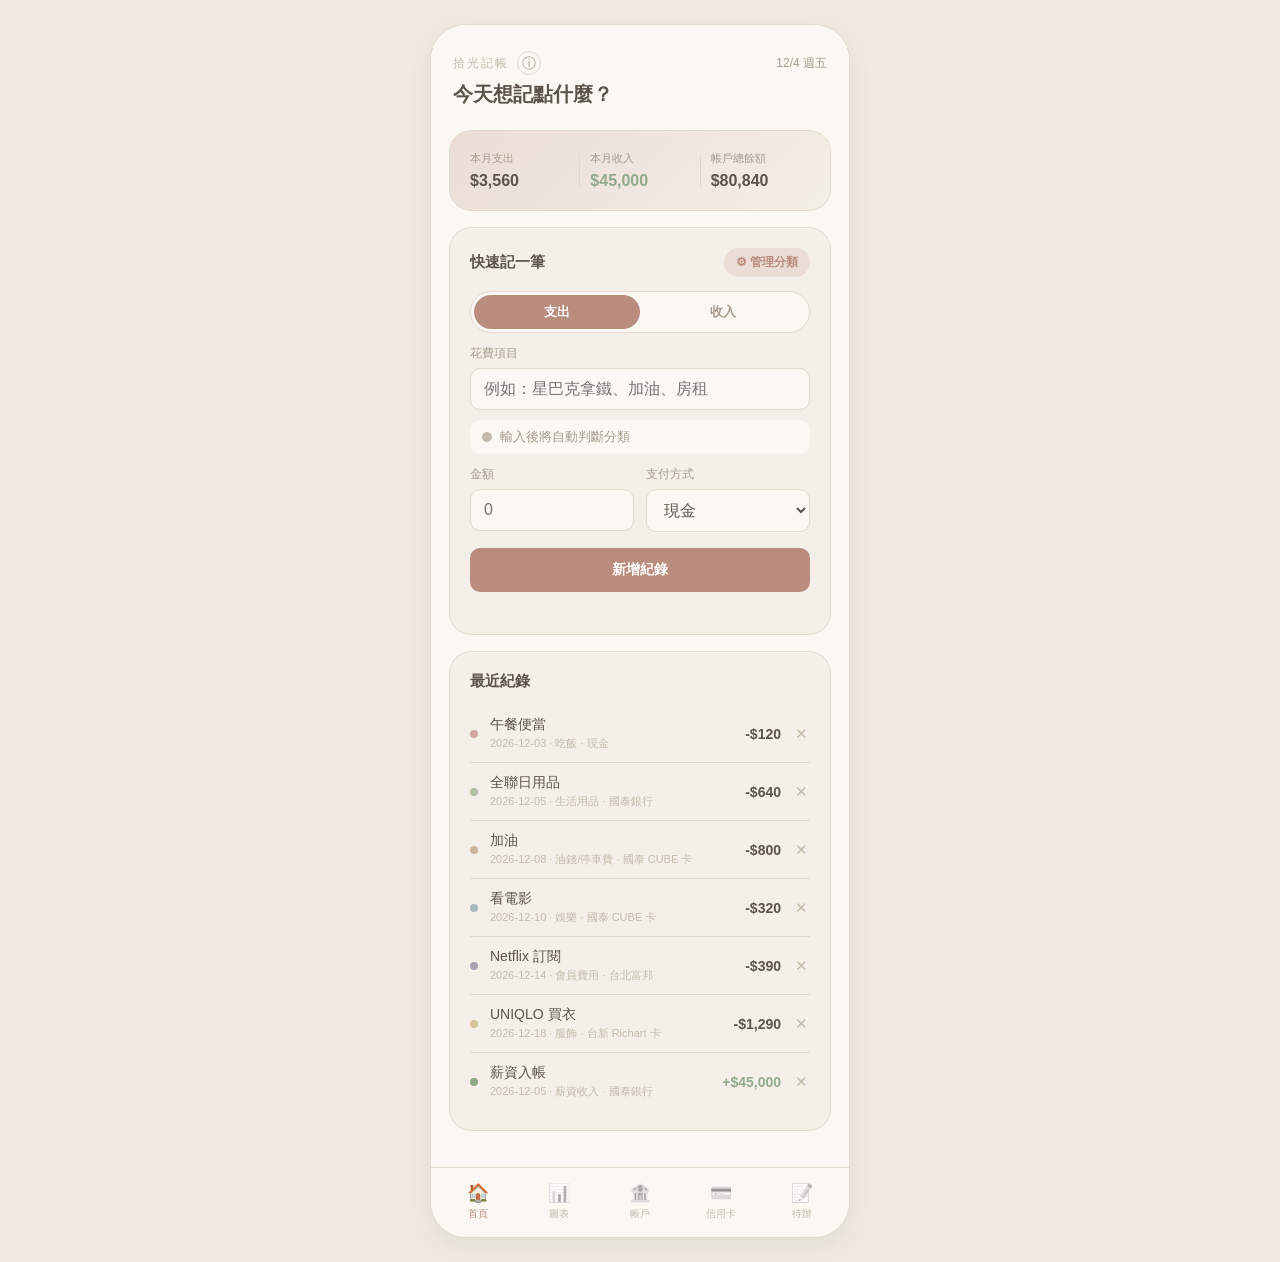
<file: index.html>
<!DOCTYPE html>
<html lang="zh-Hant">
<head>
<meta charset="UTF-8">
<meta name="viewport" content="width=device-width, initial-scale=1.0, maximum-scale=1.0, viewport-fit=cover, user-scalable=no">
<title>拾光記帳 · Healing Ledger</title>

<!-- PWA：讓瀏覽器可以「加入主畫面」／安裝為 App -->
<link rel="manifest" href="manifest.json">
<meta name="theme-color" content="#C9B7A0">
<meta name="mobile-web-app-capable" content="yes">
<meta name="apple-mobile-web-app-capable" content="yes">
<meta name="apple-mobile-web-app-status-bar-style" content="default">
<meta name="apple-mobile-web-app-title" content="拾光記帳">
<link rel="apple-touch-icon" href="icons/icon-192.png">
<link rel="icon" href="icons/icon-192.png">

<link rel="stylesheet" href="style.css">
</head>
<body>

<script type="application/json" id="app-state"></script>

<div class="phone">

  <header class="topbar">
    <div>
      <div class="topbar-eyebrow-row">
        <p class="topbar-eyebrow">拾光記帳</p>
        <button class="guide-btn" id="guideBtn" aria-label="使用說明">ⓘ</button>
      </div>
      <h1 id="pageTitle">今天想記點什麼？</h1>
    </div>
    <div class="topbar-side">
      <div class="topbar-date" id="todayDate"></div>
      <span class="sync-badge" id="syncBadge"></span>
    </div>
  </header>

  <main class="content">

    <!-- ============ 首頁 / 快速記帳 ============ -->
    <section id="tab-home" class="tab-panel active">

      <div class="card summary-card">
        <div class="summary-item">
          <span>本月支出</span>
          <strong id="monthTotal">$0</strong>
        </div>
        <div class="summary-divider"></div>
        <div class="summary-item income">
          <span>本月收入</span>
          <strong id="monthIncome">$0</strong>
        </div>
        <div class="summary-divider"></div>
        <div class="summary-item">
          <span>帳戶總餘額</span>
          <strong id="totalBalance">$0</strong>
        </div>
      </div>

      <div class="card add-expense">
        <div class="section-head">
          <h2>快速記一筆</h2>
          <button class="add-mini" id="manageCategoriesBtn">⚙ 管理分類</button>
        </div>

        <div class="type-toggle" id="typeToggle">
          <button type="button" class="type-btn active" data-type="expense">支出</button>
          <button type="button" class="type-btn" data-type="income">收入</button>
        </div>

        <label class="field-label" id="itemLabel">花費項目</label>
        <input id="itemInput" class="text-input" placeholder="例如：星巴克拿鐵、加油、房租" autocomplete="off">

        <div class="category-preview" id="categoryPreview">
          <span class="cat-dot" id="catDot"></span>
          <span id="catLabel">輸入後將自動判斷分類</span>
        </div>

        <div class="row">
          <div class="field">
            <label class="field-label">金額</label>
            <input id="amountInput" class="text-input" type="number" min="0" placeholder="0">
          </div>
          <div class="field">
            <label class="field-label" id="paymentLabel">支付方式</label>
            <select id="paymentSelect" class="text-input"></select>
          </div>
        </div>

        <button id="addBtn" class="primary-btn">新增紀錄</button>
        <p class="hint-text" id="formHint"></p>
      </div>

      <div class="card recent-list">
        <h2>最近紀錄</h2>
        <ul id="recentList" class="plain-list"></ul>
        <p class="empty-hint" id="recentEmpty">還沒有任何紀錄，記一筆吧 🌿</p>
      </div>

    </section>

    <!-- ============ 圖表 ============ -->
    <section id="tab-chart" class="tab-panel">
      <div class="card">
        <div class="section-head">
          <h2>本月消費分佈</h2>
          <div class="month-nav">
            <button id="prevMonth" class="icon-btn" aria-label="上個月">‹</button>
            <span id="chartMonthLabel"></span>
            <button id="nextMonth" class="icon-btn" aria-label="下個月">›</button>
          </div>
        </div>

        <div class="donut-wrap">
          <svg id="donutChart" viewBox="0 0 200 200"></svg>
          <div class="donut-center">
            <span id="donutTotal">$0</span>
            <small>總支出</small>
          </div>
        </div>

        <ul id="chartLegend" class="legend"></ul>
        <p class="empty-hint" id="chartEmpty">這個月還沒有支出紀錄</p>
      </div>

      <div class="card">
        <div class="section-head">
          <h2>本月收入分佈</h2>
        </div>

        <div class="donut-wrap">
          <svg id="donutChartIncome" viewBox="0 0 200 200"></svg>
          <div class="donut-center">
            <span id="donutTotalIncome">$0</span>
            <small>總收入</small>
          </div>
        </div>

        <ul id="chartLegendIncome" class="legend"></ul>
        <p class="empty-hint" id="chartEmptyIncome">這個月還沒有收入紀錄</p>
      </div>
    </section>

    <!-- ============ 帳戶 ============ -->
    <section id="tab-accounts" class="tab-panel">
      <div class="card">
        <div class="section-head">
          <h2>銀行帳戶</h2>
          <div class="section-actions">
            <button class="add-mini secondary" id="transferBtn">⇄ 轉帳</button>
            <button class="add-mini" id="addAccountBtn">+ 新增帳戶</button>
          </div>
        </div>
        <ul id="accountList" class="plain-list"></ul>
        <div class="total-row">
          <span>帳戶總餘額</span>
          <strong id="accountsTotal">$0</strong>
        </div>
        <p class="hint-text">記帳時若選擇銀行帳戶付款，餘額會自動連動扣除；帳戶之間互轉不會影響本月支出/收入統計。</p>
      </div>

      <div class="card">
        <div class="section-head">
          <h2>資料管理</h2>
        </div>
        <p class="hint-text" style="margin-top:0;">把逐月的支出/收入/信用卡繳款紀錄整理成一段文字，方便自己複製保存；也可以在保存好之後把這些紀錄清空，帳戶、信用卡、現金餘額、待辦清單、分類設定都不會被動到。</p>
        <p class="hint-text">建議每 3 個月匯出一次文字存起來，養成定期備份的習慣，不用等到資料很多才做。資料是存在這個瀏覽器裡的，請不要清除瀏覽器的「瀏覽資料/快取」，清掉的話會連同這裡的記帳資料一起消失、無法復原。</p>
        <button class="add-mini secondary" id="exportBtn" style="width:100%;">📤 匯出/清理記帳紀錄</button>
      </div>
    </section>

    <!-- ============ 信用卡 ============ -->
    <section id="tab-cards" class="tab-panel">
      <div class="card">
        <div class="section-head">
          <h2>信用卡管理</h2>
          <button class="add-mini" id="addCardBtn">+ 新增卡片</button>
        </div>
        <ul id="cardList" class="card-list"></ul>
        <p class="empty-hint" id="cardsEmpty">還沒有新增信用卡</p>
      </div>
    </section>

    <!-- ============ 週期待辦 ============ -->
    <section id="tab-checklist" class="tab-panel">
      <div class="card">
        <div class="section-head">
          <h2>本月帳戶水位提醒</h2>
        </div>
        <p class="hint-text" style="margin-top:0;">依照這個月會自動扣款的固定繳費、加上定期定額的預設金額，抓出每個帳戶至少要留多少錢。</p>
        <ul id="waterLevelList" class="plain-list"></ul>
        <p class="empty-hint" id="waterLevelEmpty">目前沒有設定自動扣款或定期定額的項目</p>
      </div>

      <div class="card">
        <div class="section-head">
          <h2>週期性繳費清單</h2>
          <button class="add-mini" id="addRecurringBtn">+ 新增項目</button>
        </div>

        <p class="hint-text">每一筆都可以自訂「每月幾號」自動重置為未繳納，繳款截止日不同就設不同天數即可。</p>

        <ul id="recurringList" class="plain-list"></ul>
        <p class="empty-hint" id="recurringEmpty">還沒有固定繳費項目</p>
      </div>

      <div class="card">
        <div class="section-head">
          <h2>每月定期定額</h2>
          <button class="add-mini" id="addDcaBtn">+ 新增定期定額</button>
        </div>

        <p class="hint-text">實際扣款金額常會有零頭差異，扣款後按一下、自己填實際扣了多少，會自動記一筆分類為「投資」的支出。</p>

        <ul id="dcaList" class="plain-list"></ul>
        <p class="empty-hint" id="dcaEmpty">還沒有定期定額項目</p>
      </div>
    </section>

  </main>

  <nav class="bottom-nav">
    <button data-tab="home" class="nav-btn active"><span class="nav-icon">🏠</span><span>首頁</span></button>
    <button data-tab="chart" class="nav-btn"><span class="nav-icon">📊</span><span>圖表</span></button>
    <button data-tab="accounts" class="nav-btn"><span class="nav-icon">🏦</span><span>帳戶</span></button>
    <button data-tab="cards" class="nav-btn"><span class="nav-icon">💳</span><span>信用卡</span></button>
    <button data-tab="checklist" class="nav-btn"><span class="nav-icon">📝</span><span>待辦</span></button>
  </nav>

</div>

<div class="modal-overlay" id="modalOverlay">
  <div class="modal" id="modalBody"></div>
</div>

<script src="app.js"></script>
</body>
</html>
</file>
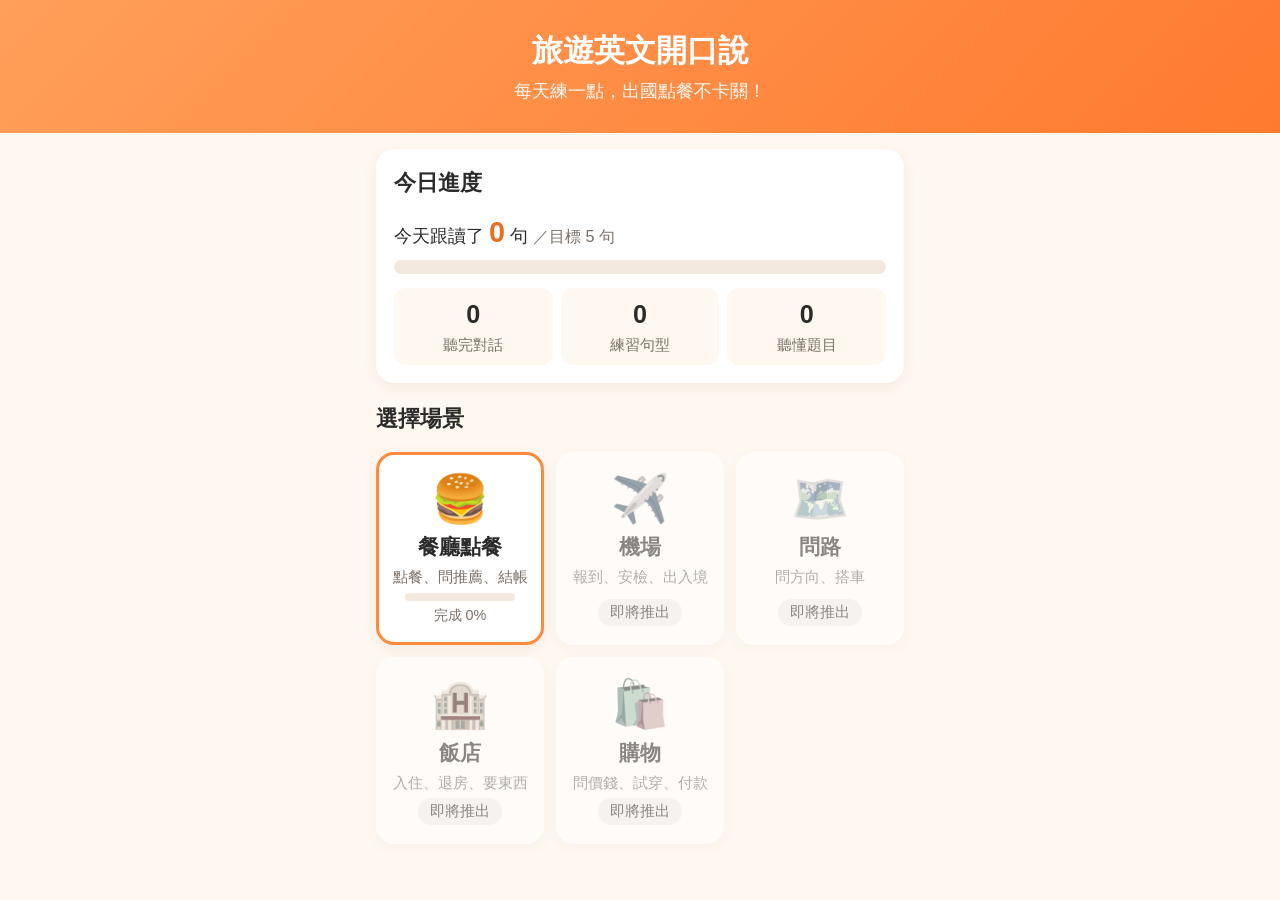
<file: travel-english/index.html>
<!doctype html>
<html lang="zh-Hant">
<head>
  <meta charset="utf-8">
  <meta name="viewport" content="width=device-width, initial-scale=1, viewport-fit=cover">
  <title>旅遊英文開口說</title>
  <meta name="description" content="給英文初學者的旅遊英文口說練習：聽、跟讀、句型、聽懂對方。">

  <!-- PWA 設定 -->
  <link rel="manifest" href="manifest.webmanifest">
  <meta name="theme-color" content="#ff8a3d">
  <link rel="icon" href="icons/icon.svg" type="image/svg+xml">
  <link rel="apple-touch-icon" href="icons/icon-192.png">
  <meta name="apple-mobile-web-app-capable" content="yes">
  <meta name="mobile-web-app-capable" content="yes">
  <meta name="apple-mobile-web-app-title" content="旅遊英文">
  <meta name="apple-mobile-web-app-status-bar-style" content="default">

  <link rel="stylesheet" href="css/style.css">
</head>
<body>
  <!-- 所有畫面都由 js/app.js 畫在這裡 -->
  <div id="app">
    <p class="loading">載入中…</p>
  </div>

  <noscript>請開啟 JavaScript 才能使用這個 App。</noscript>
  <script type="module" src="js/app.js"></script>
</body>
</html>
</file>
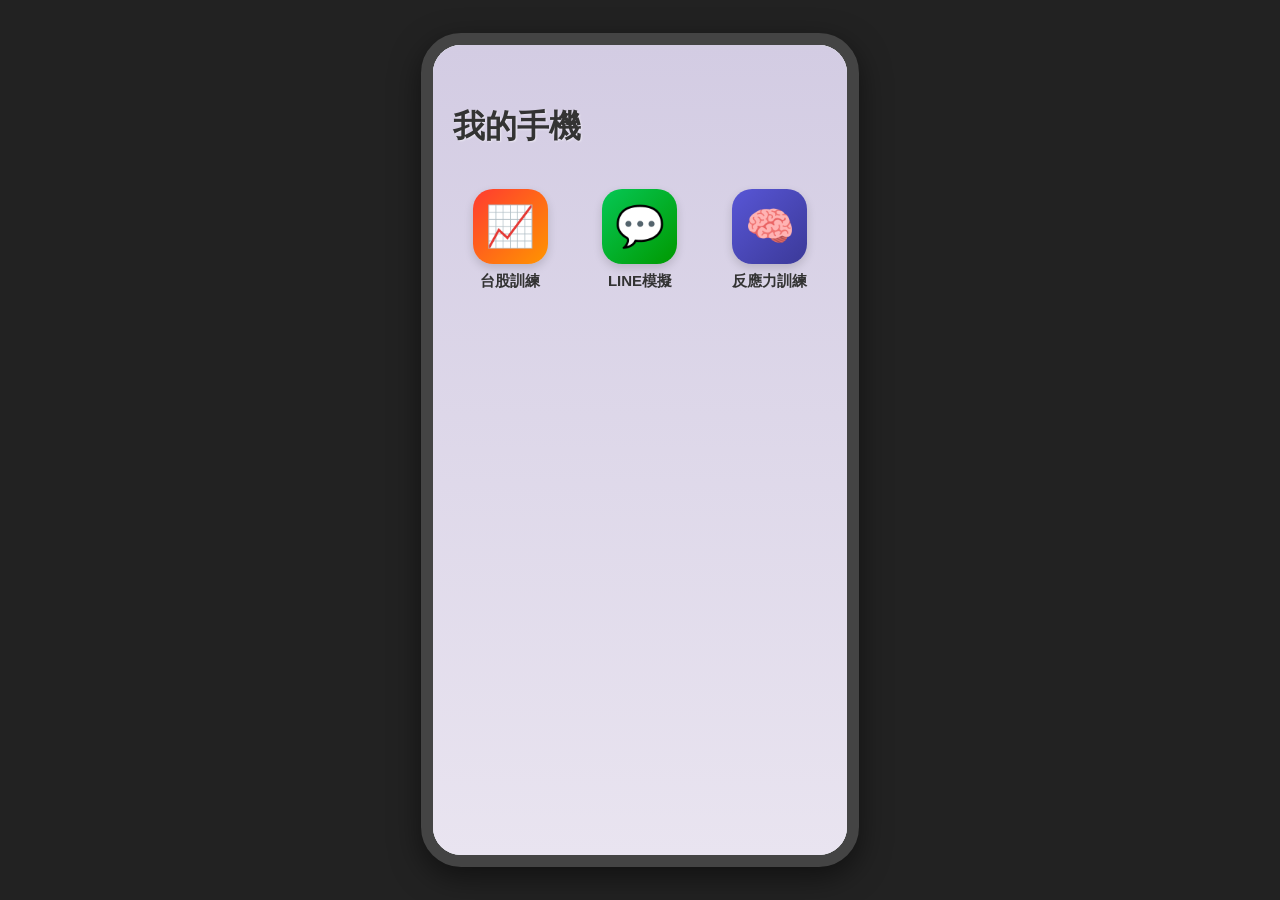
<file: elderly-training.html>
<!DOCTYPE html>
<html lang="zh-TW">
<head>
<meta charset="UTF-8">
<meta name="viewport" content="width=device-width, initial-scale=1.0, maximum-scale=1.0, viewport-fit=cover, user-scalable=no">
<title>長青腦力與3C訓練</title>

<!-- 讓長輩可以「加入主畫面」，開啟後沒有瀏覽器網址列，體驗更接近原生 App -->
<meta name="mobile-web-app-capable" content="yes">
<meta name="apple-mobile-web-app-capable" content="yes">
<meta name="apple-mobile-web-app-status-bar-style" content="black-translucent">
<meta name="apple-mobile-web-app-title" content="長青3C訓練">
<meta name="theme-color" content="#222222">
<meta name="format-detection" content="telephone=no">

<style>
  /* 基礎設定與手機外框模擬 */
  html, body {
    margin: 0; height: 100%;
    font-family: '-apple-system', 'BlinkMacSystemFont', 'Microsoft JhengHei', sans-serif;
    background: #222;
    overflow: hidden; /* 避免整頁被拖出橡皮筋彈跳效果 */
    overscroll-behavior: none;
    -webkit-user-select: none; user-select: none;
    -webkit-touch-callout: none; /* 停用長按彈出選單，避免長輩誤觸 */
    -webkit-tap-highlight-color: transparent; /* 移除點擊時的灰色閃爍 */
  }
  body { display: flex; justify-content: center; align-items: center; }
  * { touch-action: manipulation; } /* 移除300ms點擊延遲與雙指縮放 */
  [hidden] { display: none !important; } /* 保證 .hidden 切換一定生效，不被下面的 display:flex 規則蓋過 */

  #app-frame {
    width: 100%; max-width: 414px;
    height: 100vh; height: 100dvh; /* dvh 修正手機網址列造成的高度跳動 */
    max-height: 896px;
    background: #f2f2f7; position: relative; overflow: hidden;
  }
  @media (min-width: 415px) { #app-frame { height: 90vh; height: 90dvh; border-radius: 40px; border: 12px solid #444; box-shadow: 0 10px 30px rgba(0,0,0,0.5); } }

  /* 共用介面 */
  .screen { width: 100%; height: 100%; position: absolute; top: 0; left: 0; background: #f2f2f7; display: flex; flex-direction: column; opacity: 0; pointer-events: none; transition: opacity 0.2s ease; }
  .screen.active { opacity: 1; pointer-events: auto; }
  .header { height: 60px; padding-top: env(safe-area-inset-top); height: calc(60px + env(safe-area-inset-top)); background: #fff; display: flex; align-items: center; padding-left: 15px; padding-right: 15px; font-size: 20px; font-weight: bold; box-sizing: border-box; box-shadow: 0 1px 3px rgba(0,0,0,0.1); z-index: 2; position: relative; }
  .back-btn { margin-right: 15px; cursor: pointer; font-size: 24px; padding: 5px 10px 5px 0; color: #007aff; }
  .content { flex: 1; overflow-y: auto; -webkit-overflow-scrolling: touch; overscroll-behavior: contain; padding: 15px; box-sizing: border-box; position: relative; }

  /* 首頁 (桌面) */
  #home-screen { background: #e0e5ec; background-image: linear-gradient(180deg, #d3cce3 0%, #e9e4f0 100%); }
  .home-header { padding: calc(60px + env(safe-area-inset-top)) 20px 20px; font-size: 32px; font-weight: bold; color: #333; text-shadow: 1px 1px 2px rgba(255,255,255,0.5); }
  .app-grid { display: grid; grid-template-columns: repeat(3, 1fr); gap: 25px 15px; padding: 20px; }
  .app-icon-wrapper { display: flex; flex-direction: column; align-items: center; gap: 8px; cursor: pointer; }
  .app-icon { width: 75px; height: 75px; border-radius: 20px; display: flex; justify-content: center; align-items: center; font-size: 40px; box-shadow: 0 4px 10px rgba(0,0,0,0.15); transition: transform 0.1s; }
  .app-icon:active { transform: scale(0.9); }
  .app-icon.stock { background: linear-gradient(135deg, #ff3b30, #ff9500); color: white; }
  .app-icon.line { background: linear-gradient(135deg, #06C755, #009900); color: white; }
  .app-icon.fraud { background: linear-gradient(135deg, #5856d6, #3b3998); color: white; }
  .app-label { font-size: 15px; color: #333; font-weight: bold; }

  /* 台股訓練 App */
  #stock-app .header { background: #111; color: #fff; }
  .stock-score-board { display: flex; justify-content: space-between; font-size: 18px; font-weight: bold; margin-bottom: 15px; background: #fff; padding: 15px; border-radius: 12px; box-shadow: 0 2px 5px rgba(0,0,0,0.05); }
  .stock-card { background: white; border-radius: 16px; padding: 25px 20px; box-shadow: 0 4px 12px rgba(0,0,0,0.08); text-align: center; }
  .stock-name { font-size: 36px; font-weight: bold; color: #111; margin-bottom: 5px; }
  .stock-code { font-size: 20px; color: #666; margin-bottom: 20px; }
  .event-box { background: #f8f9fa; border-left: 5px solid #007aff; padding: 15px; border-radius: 8px; margin-bottom: 25px; }
  .stock-event { font-size: 22px; color: #111; font-weight: bold; line-height: 1.4; }
  .stock-actions { display: flex; gap: 15px; justify-content: center; }
  .btn-stock { flex: 1; padding: 18px 0; font-size: 22px; font-weight: bold; border: none; border-radius: 12px; cursor: pointer; color: white; box-shadow: 0 4px 6px rgba(0,0,0,0.1); transition: transform 0.08s; }
  .btn-stock:active { transform: scale(0.96); }
  /* 台股紅漲綠跌 */
  .btn-buy { background: #ff3b30; }
  .btn-sell { background: #34c759; }

  .unit-selector { display: none; flex-direction: column; gap: 15px; margin-top: 25px; animation: slideDown 0.3s ease-out; }
  @keyframes slideDown { from { opacity: 0; transform: translateY(-10px); } to { opacity: 1; transform: translateY(0); } }
  .unit-title { font-size: 20px; font-weight: bold; color: #333; }
  .unit-btns { display: flex; gap: 10px; }
  .btn-unit { flex: 1; padding: 15px; font-size: 20px; border-radius: 10px; border: 2px solid #ddd; background: #fff; cursor: pointer; font-weight: bold; color: #333; transition: all 0.2s; }
  .btn-unit:active { transform: scale(0.96); }
  .btn-unit.target { border-color: #007aff; color: #007aff; background: #e6f2ff; }

  /* LINE 模擬器 */
  #line-app .header { background: #06C755; color: white; border-bottom: none; }
  .banner-btn { background: #ffe8b5; color: #b77900; text-align: center; padding: 12px; font-weight: bold; font-size: 16px; margin-bottom: 10px; border-radius: 10px; cursor: pointer; }
  .banner-btn:active { transform: scale(0.98); }
  .chat-list { display: flex; flex-direction: column; background: #fff; border-radius: 12px; overflow: hidden; }
  .chat-item { display: flex; align-items: center; padding: 15px; border-bottom: 1px solid #f0f0f0; cursor: pointer; }
  .chat-item:active { background: #f9f9f9; }
  .avatar { width: 55px; height: 55px; border-radius: 50%; background: #e1e1e1; margin-right: 15px; display: flex; justify-content: center; align-items: center; font-size: 28px; flex-shrink: 0; }
  .chat-info { flex: 1; min-width: 0; }
  .chat-name { font-size: 18px; font-weight: bold; color: #111; margin-bottom: 6px; }
  .chat-preview { font-size: 15px; color: #888; white-space: nowrap; overflow: hidden; text-overflow: ellipsis; }

  /* LINE 聊天室 (個人 + 群組共用) */
  #line-chat, #line-group-chat { background: #749cbd; z-index: 10; }
  #line-chat .header, #line-group-chat .header { background: #272727; color: white; opacity: 0.95; }
  .chat-messages { flex: 1; padding: 15px; overflow-y: auto; -webkit-overflow-scrolling: touch; overscroll-behavior: contain; display: flex; flex-direction: column; gap: 12px; }
  .chat-date-sep { align-self: center; background: rgba(0,0,0,0.12); color: #fff; font-size: 12px; padding: 4px 14px; border-radius: 12px; margin: 4px 0; }
  .msg-row { display: flex; flex-direction: column; max-width: 75%; }
  .msg-row-sent { align-self: flex-end; align-items: flex-end; }
  .msg-row-received { align-self: flex-start; align-items: flex-start; }
  .msg-bubble { padding: 10px 15px; border-radius: 18px; font-size: 18px; line-height: 1.4; position: relative; box-shadow: 0 1px 2px rgba(0,0,0,0.1); word-break: break-word; }
  .msg-received { background: white; color: #111; border-top-left-radius: 4px; }
  .msg-sent { background: #85e249; color: #111; border-top-right-radius: 4px; }
  .msg-time { font-size: 11px; color: rgba(0,0,0,0.55); text-shadow: 0 1px 1px rgba(255,255,255,0.4); margin-top: 3px; padding: 0 4px; }

  /* 長輩圖卡片 */
  .elder-card { width: 220px; padding: 22px 16px; border-radius: 12px; border: 3px solid rgba(255,255,255,0.6); box-shadow: 0 3px 8px rgba(0,0,0,0.2); text-align: center; }
  .elder-card-title { font-size: 19px; font-weight: 900; color: #5a3d1a; text-shadow: 1px 1px 0 rgba(255,255,255,0.5); margin-bottom: 10px; }
  .elder-card-body { font-size: 14px; color: #5a3d1a; line-height: 1.6; font-weight: bold; }

  /* 輸入區 */
  .chat-input-area { background: #f4f4f4; padding: 12px 15px; display: flex; align-items: center; gap: 10px; border-top: 1px solid #ccc; padding-bottom: max(12px, env(safe-area-inset-bottom)); }
  .input-plus { width: 36px; height: 36px; border-radius: 50%; background: #e5e5ea; color: #666; display: flex; align-items: center; justify-content: center; font-size: 18px; cursor: pointer; flex-shrink: 0; }
  .chat-input { flex: 1; border: none; border-radius: 20px; padding: 12px 15px; font-size: 18px; outline: none; background: #fff; box-shadow: inset 0 1px 3px rgba(0,0,0,0.05); }
  .btn-mic { width: 44px; height: 44px; border-radius: 50%; background: #06C755; border: none; font-size: 22px; display: flex; justify-content: center; align-items: center; cursor: pointer; color: white; box-shadow: 0 2px 5px rgba(0,0,0,0.2); transition: transform 0.1s; flex-shrink: 0; }
  .btn-mic:active { transform: scale(0.9); }
  .recording-indicator { display: none; color: #ff3b30; font-weight: bold; font-size: 15px; animation: blink 1s infinite; flex-shrink: 0; }
  @keyframes blink { 50% { opacity: 0; } }

  /* LINE 通話選單 (點電話圖示彈出) */
  .call-menu { position: absolute; top: calc(60px + env(safe-area-inset-top)); left: 0; right: 0; background: #fff; display: flex; z-index: 6; box-shadow: 0 4px 10px rgba(0,0,0,0.2); }
  .call-menu-item { flex: 1; text-align: center; padding: 16px 0; font-size: 14px; color: #333; font-weight: bold; border-right: 1px solid #eee; cursor: pointer; display: flex; flex-direction: column; align-items: center; gap: 6px; }
  .call-menu-item:last-child { border-right: none; }
  .call-menu-item:active { background: #f5f5f5; }

  /* LINE 來電/通話畫面 */
  #line-call { background: #222; color: white; z-index: 20; align-items: center; padding-top: calc(15vh + env(safe-area-inset-top)); }
  .call-avatar { width: 140px; height: 140px; border-radius: 50%; background: #e1e1e1; display: flex; justify-content: center; align-items: center; font-size: 70px; margin-bottom: 25px; }
  .video-preview { width: 240px; height: 170px; border-radius: 16px; margin-bottom: 25px; background: linear-gradient(135deg,#3a3a3a,#5a5a5a); position: relative; overflow: hidden; display: flex; align-items: center; justify-content: center; color: #bbb; font-size: 13px; text-align: center; padding: 10px; box-sizing: border-box; }
  .video-preview::after { content: ''; position: absolute; inset: 0; background: repeating-linear-gradient(0deg, rgba(255,255,255,0.04) 0 2px, transparent 2px 4px); pointer-events: none; }
  .pip-self { position: absolute; bottom: 10px; right: 10px; width: 55px; height: 75px; background: #444; border-radius: 10px; border: 2px solid rgba(255,255,255,0.5); display: flex; align-items: center; justify-content: center; font-size: 26px; }
  .call-name { font-size: 32px; font-weight: bold; margin-bottom: 12px; }
  .call-status { font-size: 20px; color: #ccc; margin-bottom: 15vh; }
  .call-actions { display: flex; gap: 70px; width: 100%; justify-content: center; padding-bottom: env(safe-area-inset-bottom); }
  .call-action-wrap { display: flex; flex-direction: column; align-items: center; gap: 15px; }
  .btn-call { width: 85px; height: 85px; border-radius: 50%; border: none; display: flex; justify-content: center; align-items: center; font-size: 40px; color: white; cursor: pointer; }
  .btn-call:active { transform: scale(0.92); }
  .btn-call.small { width: 60px; height: 60px; font-size: 26px; }
  .btn-decline { background: #ff3b30; }
  .btn-answer { background: #34c759; animation: pulse 1.5s infinite; }
  .call-label { font-size: 18px; color: white; font-weight: bold; }
  @keyframes pulse { 0% { box-shadow: 0 0 0 0 rgba(52, 199, 89, 0.7); } 70% { box-shadow: 0 0 0 25px rgba(52, 199, 89, 0); } 100% { box-shadow: 0 0 0 0 rgba(52, 199, 89, 0); } }

  /* 滑動接聽 */
  .call-actions-swipe { display: flex; align-items: center; gap: 18px; width: 100%; justify-content: center; padding: 0 20px; box-sizing: border-box; padding-bottom: env(safe-area-inset-bottom); }
  .swipe-track { position: relative; width: 220px; height: 62px; background: rgba(255,255,255,0.18); border-radius: 31px; display: flex; align-items: center; padding: 4px; box-sizing: border-box; overflow: hidden; }
  .swipe-track-label { position: absolute; left: 0; right: 0; text-align: center; color: rgba(255,255,255,0.85); font-size: 15px; font-weight: bold; pointer-events: none; }
  .swipe-handle { width: 54px; height: 54px; border-radius: 50%; background: #34c759; display: flex; align-items: center; justify-content: center; font-size: 24px; color: white; position: relative; z-index: 2; box-shadow: 0 2px 8px rgba(0,0,0,0.3); }
  .swipe-handle, .swipe-track { touch-action: none; }

  /* 提示彈窗 */
  #toast { position: absolute; top: calc(40px + env(safe-area-inset-top)); left: 50%; transform: translateX(-50%); background: rgba(0,0,0,0.85); color: white; padding: 15px 25px; border-radius: 30px; font-size: 18px; display: none; z-index: 100; text-align: center; white-space: nowrap; font-weight: bold; box-shadow: 0 4px 10px rgba(0,0,0,0.3); }

  /* 反應力訓練 - 遊戲選單 */
  .game-card { display: flex; align-items: center; gap: 15px; background: #fff; border-radius: 14px; padding: 18px; margin-bottom: 15px; box-shadow: 0 2px 8px rgba(0,0,0,0.06); cursor: pointer; }
  .game-card:active { transform: scale(0.98); }
  .game-icon { font-size: 32px; width: 56px; height: 56px; display: flex; align-items: center; justify-content: center; background: #f2f2f7; border-radius: 14px; flex-shrink: 0; }
  .game-title { font-size: 19px; font-weight: bold; color: #111; margin-bottom: 4px; }
  .game-desc { font-size: 14px; color: #888; }
  .game-score-board { display: flex; justify-content: space-between; font-size: 17px; font-weight: bold; background: #fff; padding: 14px 18px; border-radius: 12px; margin-bottom: 20px; box-shadow: 0 2px 5px rgba(0,0,0,0.05); }
  .game-instruction { text-align: center; color: #666; font-size: 16px; font-weight: bold; margin-bottom: 20px; }

  /* 顏色反應遊戲 */
  .color-swatch { width: 100%; height: 120px; border-radius: 16px; margin-bottom: 15px; box-shadow: 0 4px 10px rgba(0,0,0,0.1); }
  .color-choices { display: grid; grid-template-columns: repeat(2, 1fr); gap: 12px; }
  .color-choice-btn { padding: 22px 0; border-radius: 12px; border: none; font-size: 19px; font-weight: bold; color: #fff; cursor: pointer; box-shadow: 0 3px 6px rgba(0,0,0,0.2); text-shadow: 0 1px 2px rgba(0,0,0,0.3); }
  .color-choice-btn:active { transform: scale(0.96); }

  /* 紅綠燈反應遊戲 */
  .light-circle { width: 200px; height: 200px; border-radius: 50%; border: none; font-size: 22px; font-weight: bold; color: #fff; background: #999; box-shadow: 0 6px 16px rgba(0,0,0,0.15); cursor: pointer; margin: 15px auto 0; display: block; }
  .light-circle.go { background: #34c759; }
  .light-circle.stop { background: #ff3b30; }

  /* 詐騙關鍵字反應遊戲 */
  .scam-message-box { background: #fff; border-radius: 14px; padding: 25px 20px; font-size: 19px; font-weight: bold; color: #111; line-height: 1.5; margin-bottom: 15px; min-height: 100px; display: flex; align-items: center; justify-content: center; text-align: center; box-shadow: 0 4px 10px rgba(0,0,0,0.08); }
  .scam-timer-bar { height: 8px; background: #e5e5ea; border-radius: 4px; overflow: hidden; margin-bottom: 20px; }
  .scam-timer-fill { height: 100%; background: #007aff; width: 100%; }
  .scam-choices { display: flex; gap: 15px; }
</style>
</head>
<body>

<div id="app-frame">
  <!-- 提示彈窗 -->
  <div id="toast">提示訊息</div>

  <!-- 首頁 -->
  <div id="home-screen" class="screen active">
    <div class="home-header">我的手機</div>
    <div class="app-grid">
      <div class="app-icon-wrapper" onclick="openApp('stock-app')">
        <div class="app-icon stock">📈</div>
        <div class="app-label">台股訓練</div>
      </div>
      <div class="app-icon-wrapper" onclick="openApp('line-app')">
        <div class="app-icon line">💬</div>
        <div class="app-label">LINE模擬</div>
      </div>
      <div class="app-icon-wrapper" onclick="openApp('reaction-app')">
        <div class="app-icon fraud">🧠</div>
        <div class="app-label">反應力訓練</div>
      </div>
    </div>
  </div>

  <!-- 台股訓練 App -->
  <div id="stock-app" class="screen">
    <div class="header">
      <div class="back-btn" onclick="openApp('home-screen')">◀</div>
      <div>台股反應訓練</div>
    </div>
    <div class="content">
      <div class="stock-score-board">
        <span>回合：<span id="stock-round">1</span>/10</span>
        <span>資金：$<span id="stock-score">100,000</span></span>
      </div>

      <div class="stock-card">
        <div class="stock-name" id="stock-name">台積電</div>
        <div class="stock-code" id="stock-code">2330</div>

        <div class="event-box">
          <div class="stock-event" id="stock-event">載入中...</div>
        </div>

        <div id="action-area">
          <div style="font-size: 18px; color: #666; margin-bottom: 15px; font-weight:bold;">阿公，遇到這件事該買還是賣？</div>
          <div class="stock-actions">
            <button class="btn-stock btn-buy" onclick="handleStockDecision('buy')">現股買進</button>
            <button class="btn-stock btn-sell" onclick="handleStockDecision('sell')">融券賣出</button>
          </div>
        </div>

        <!-- 選擇股數/張數區域 -->
        <div id="unit-area" class="unit-selector">
          <div class="unit-title" id="unit-prompt">你要下單多少？</div>
          <div class="unit-btns">
            <button class="btn-unit" onclick="handleUnitDecision('1張')">1 張<br><span style="font-size:14px; color:#666;">(1000股)</span></button>
            <button class="btn-unit" onclick="handleUnitDecision('100股')">100 股<br><span style="font-size:14px; color:#666;">(零股)</span></button>
          </div>
        </div>
      </div>
    </div>
  </div>

  <!-- LINE 模擬器 - 聊天列表 -->
  <div id="line-app" class="screen">
    <div class="header">
      <div class="back-btn" onclick="openApp('home-screen')" style="color:white;">◀</div>
      <div>聊天</div>
    </div>
    <div class="content" style="background: #f0f0f0; padding: 0;">
      <div style="padding: 15px;">
        <div class="banner-btn" onclick="triggerIncomingCall()">📞 點此模擬：孫子打電話來</div>
      </div>
      <div class="chat-list">
        <div class="chat-item" onclick="openChatRoom('line-chat')">
          <div class="avatar">👦</div>
          <div class="chat-info">
            <div class="chat-name">陳修群</div>
            <div class="chat-preview">阿公，你吃飽了嗎？</div>
          </div>
        </div>
        <div class="chat-item" onclick="openChatRoom('line-group-chat')">
          <div class="avatar">👨‍👩‍👧‍👦</div>
          <div class="chat-info">
            <div class="chat-name">阿不拉姐妹</div>
            <div class="chat-preview">[圖片] 早安！祝大家平安喜樂。</div>
          </div>
        </div>
      </div>
    </div>
  </div>

  <!-- LINE 模擬器 - 個人聊天室 (陳修群) -->
  <div id="line-chat" class="screen">
    <div class="header">
      <div class="back-btn" onclick="closeChatRoom('line-chat')" style="color:white;">◀</div>
      <div style="flex:1;">陳修群</div>
      <div style="font-size:24px; cursor:pointer;" onclick="toggleCallMenu()">📞</div>
    </div>
    <div class="call-menu" id="call-menu" hidden>
      <div class="call-menu-item" onclick="startOutgoingCall('voice')"><div style="font-size:22px;">📞</div>語音通話</div>
      <div class="call-menu-item" onclick="startOutgoingCall('video')"><div style="font-size:22px;">🎥</div>視訊通話</div>
    </div>
    <div class="chat-messages" id="chat-messages"></div>
    <div class="chat-input-area">
      <div class="input-plus" onclick="showToast('訓練版本先不開放傳送圖片，用文字或語音跟修群說就可以囉')">➕</div>
      <input type="text" id="chat-text-input" class="chat-input" placeholder="輸入訊息..." oninput="updateSendButton()" onkeydown="if(event.key==='Enter'){sendChatMessage();}">
      <span class="recording-indicator" id="recording-indicator">聆聽中...</span>
      <button class="btn-mic" id="btn-mic" onclick="handleVoiceInput()">🎤</button>
      <button class="btn-mic" id="btn-send" onclick="sendChatMessage()" hidden>➤</button>
    </div>
  </div>

  <!-- LINE 模擬器 - 群組聊天室 (阿不拉姐妹) -->
  <div id="line-group-chat" class="screen">
    <div class="header">
      <div class="back-btn" onclick="closeChatRoom('line-group-chat')" style="color:white;">◀</div>
      <div style="flex:1;">阿不拉姐妹 (4)</div>
    </div>
    <div class="chat-messages" id="group-chat-messages"></div>
    <div class="chat-input-area">
      <div class="input-plus" onclick="showToast('訓練版本先不開放傳送圖片喔')">➕</div>
      <input type="text" id="group-text-input" class="chat-input" placeholder="輸入訊息..." oninput="updateSendButton()" onkeydown="if(event.key==='Enter'){sendChatMessage();}">
      <span class="recording-indicator" id="group-recording-indicator">聆聽中...</span>
      <button class="btn-mic" id="group-btn-mic" onclick="handleVoiceInput()">🎤</button>
      <button class="btn-mic" id="group-btn-send" onclick="sendChatMessage()" hidden>➤</button>
    </div>
  </div>

  <!-- LINE 模擬器 - 來電/通話畫面 -->
  <div id="line-call" class="screen">
    <div class="call-avatar" id="call-avatar">👦</div>
    <div class="video-preview" id="call-video-preview" hidden>
      <span>視訊畫面（訓練用，鏡頭未開啟）</span>
      <div class="pip-self">🧑</div>
    </div>
    <div class="call-name">陳修群</div>
    <div class="call-status">LINE 語音通話來電...</div>

    <div class="call-actions" id="call-actions-tap" hidden>
      <div class="call-action-wrap">
        <button class="btn-call btn-decline" onclick="answerCall(false)">✕</button>
        <span class="call-label">拒絕</span>
      </div>
      <div class="call-action-wrap">
        <button class="btn-call btn-answer" onclick="answerCall(true)">📞</button>
        <span class="call-label">接聽</span>
      </div>
    </div>

    <div class="call-actions-swipe" id="call-actions-swipe" hidden>
      <button class="btn-call btn-decline small" onclick="answerCall(false)">✕</button>
      <div class="swipe-track" id="swipe-track">
        <span class="swipe-track-label">→ 滑動接聽</span>
        <div class="swipe-handle" id="swipe-handle">📞</div>
      </div>
    </div>

    <div class="call-actions" id="call-actions-single" hidden>
      <div class="call-action-wrap">
        <button class="btn-call btn-decline" onclick="answerCall(false)">✕</button>
        <span class="call-label" id="single-call-label">取消</span>
      </div>
    </div>
  </div>

  <!-- 反應力訓練 - 選單 -->
  <div id="reaction-app" class="screen">
    <div class="header">
      <div class="back-btn" onclick="openApp('home-screen')">◀</div>
      <div>反應力訓練</div>
    </div>
    <div class="content">
      <div class="game-card" onclick="openGame('game-color')">
        <div class="game-icon">🎨</div>
        <div>
          <div class="game-title">顏色反應</div>
          <div class="game-desc">看到顏色，選出一樣的顏色</div>
        </div>
      </div>
      <div class="game-card" onclick="openGame('game-light')">
        <div class="game-icon">🚦</div>
        <div>
          <div class="game-title">紅綠燈反應</div>
          <div class="game-desc">綠燈快按，紅燈不要按</div>
        </div>
      </div>
      <div class="game-card" onclick="openGame('game-scam')">
        <div class="game-icon">🚨</div>
        <div>
          <div class="game-title">詐騙關鍵字</div>
          <div class="game-desc">看訊息，快速判斷是不是詐騙</div>
        </div>
      </div>
    </div>
  </div>

  <!-- 遊戲一：顏色反應 -->
  <div id="game-color" class="screen">
    <div class="header">
      <div class="back-btn" onclick="exitGame('game-color')">◀</div>
      <div>顏色反應</div>
    </div>
    <div class="content">
      <div class="game-score-board"><span>第 <span id="color-round">1</span>/10 題</span><span>答對：<span id="color-correct">0</span></span></div>
      <div class="color-swatch" id="color-swatch"></div>
      <div class="game-instruction">請點選跟上面一樣的顏色</div>
      <div class="color-choices" id="color-choices"></div>
    </div>
  </div>

  <!-- 遊戲二：紅綠燈反應 -->
  <div id="game-light" class="screen">
    <div class="header">
      <div class="back-btn" onclick="exitGame('game-light')">◀</div>
      <div>紅綠燈反應</div>
    </div>
    <div class="content">
      <div class="game-score-board"><span>第 <span id="light-round">0</span>/10 次</span><span>正確：<span id="light-correct">0</span></span></div>
      <div class="game-instruction">綠燈快按！紅燈不要按！</div>
      <button class="light-circle" id="light-circle" onclick="handleLightTap()">請稍候...</button>
      <div class="game-instruction" id="light-result" style="margin-top:20px;"></div>
    </div>
  </div>

  <!-- 遊戲三：詐騙關鍵字反應 -->
  <div id="game-scam" class="screen">
    <div class="header">
      <div class="back-btn" onclick="exitGame('game-scam')">◀</div>
      <div>詐騙關鍵字反應</div>
    </div>
    <div class="content">
      <div class="game-score-board"><span>第 <span id="scam-round">1</span>/10 題</span><span>答對：<span id="scam-correct">0</span></span></div>
      <div class="scam-message-box" id="scam-message-box">載入中...</div>
      <div class="scam-timer-bar"><div class="scam-timer-fill" id="scam-timer-fill"></div></div>
      <div class="scam-choices">
        <button class="btn-stock btn-sell" onclick="handleScamChoice(false)">✅ 正常訊息</button>
        <button class="btn-stock btn-buy" onclick="handleScamChoice(true)">🚨 這是詐騙</button>
      </div>
    </div>
  </div>

</div>

<script>
  /* ============ 共用邏輯 ============ */
  function vibrate(pattern) {
    if (navigator.vibrate) { try { navigator.vibrate(pattern); } catch (e) {} }
  }
  function nowTime() {
    const d = new Date();
    return String(d.getHours()).padStart(2, '0') + ':' + String(d.getMinutes()).padStart(2, '0');
  }
  function openApp(id) {
    document.querySelectorAll('.screen').forEach(el => el.classList.remove('active'));
    document.getElementById(id).classList.add('active');
    if (id === 'stock-app') startStockGame();
  }
  function showToast(msg) {
    const toast = document.getElementById('toast');
    toast.innerText = msg;
    toast.style.display = 'block';
    setTimeout(() => { toast.style.display = 'none'; }, 2500);
  }

  /* ============ 台股訓練邏輯 ============ */
  const companies = [
    { name: '台積電', code: '2330' }, { name: '鴻海', code: '2317' },
    { name: '聯發科', code: '2454' }, { name: '長榮', code: '2603' },
    { name: '富邦金', code: '2881' }
  ];
  const events = [
    { text: '美國聯準會宣布大幅降息，熱錢湧入！', trend: 'buy' },
    { text: '中東爆發嚴重衝突，引發恐慌性賣壓！', trend: 'sell' },
    { text: '公司高層涉嫌作假帳，遭檢調無預警搜索！', trend: 'sell' },
    { text: '法說會公布獲利創下歷史新高！', trend: 'buy' },
    { text: '順利接獲蘋果下一代新機獨家大單！', trend: 'buy' },
    { text: '競爭對手大幅降價搶市，毛利率恐衰退。', trend: 'sell' }
  ];

  let currentStock = {};
  let currentEvent = {};
  let score = 100000;
  let round = 1;

  function startStockGame() {
    score = 100000; round = 1;
    updateStockUI();
    nextStockQuestion();
  }
  function updateStockUI() {
    document.getElementById('stock-score').innerText = score.toLocaleString();
    document.getElementById('stock-round').innerText = round;
  }
  function nextStockQuestion() {
    document.getElementById('action-area').style.display = 'block';
    document.getElementById('unit-area').style.display = 'none';
    currentStock = companies[Math.floor(Math.random() * companies.length)];
    currentEvent = events[Math.floor(Math.random() * events.length)];
    document.getElementById('stock-name').innerText = currentStock.name;
    document.getElementById('stock-code').innerText = currentStock.code;
    document.getElementById('stock-event').innerText = currentEvent.text;
  }
  function handleStockDecision(decision) {
    if (decision === currentEvent.trend) {
      vibrate(30);
      showToast('✅ 判斷正確！這是順勢操作。');
      score += 5000;
      document.getElementById('action-area').style.display = 'none';
      document.getElementById('unit-area').style.display = 'flex';
      const targetUnit = Math.random() > 0.5 ? '1張' : '100股';
      document.getElementById('unit-prompt').innerText = `請點擊下單：【${targetUnit}】`;
      document.getElementById('unit-area').setAttribute('data-target', targetUnit);
    } else {
      vibrate([40, 60, 40]);
      showToast('❌ 危險！新聞是反向的，小心套牢！');
      score -= 3000;
    }
    updateStockUI();
  }
  function handleUnitDecision(unit) {
    const target = document.getElementById('unit-area').getAttribute('data-target');
    if (unit === target) {
      vibrate(30);
      showToast('✅ 下單單位正確！交易成功。');
      setTimeout(() => {
        round++;
        if (round > 10) { showToast('訓練結束！阿公好棒！'); startStockGame(); }
        else { updateStockUI(); nextStockQuestion(); }
      }, 1500);
    } else {
      vibrate([40, 60, 40]);
      showToast(`❌ 按錯了！你要買的是 ${target}，不是 ${unit}！`);
    }
  }

  /* ============ LINE 聊天室邏輯 ============ */
  const chatRooms = {
    'line-chat': {
      messagesId: 'chat-messages', inputId: 'chat-text-input', micId: 'btn-mic',
      sendId: 'btn-send', indicatorId: 'recording-indicator',
      replies: ['好喔！', '😆👍', '我知道了，阿公', '哈哈對啊', '我等一下回你']
    },
    'line-group-chat': {
      messagesId: 'group-chat-messages', inputId: 'group-text-input', micId: 'group-btn-mic',
      sendId: 'group-btn-send', indicatorId: 'group-recording-indicator',
      replies: ['早安啊😄', '讚讚', '謝謝分享🙏', '大家平安喜樂']
    }
  };
  let activeRoom = 'line-chat';
  function currentRoom() { return chatRooms[activeRoom]; }

  function openChatRoom(id) {
    document.getElementById('line-app').classList.remove('active');
    document.getElementById(id).classList.add('active');
    activeRoom = id;
    if (id === 'line-chat') renderGrandsonChat();
    if (id === 'line-group-chat') renderGroupChat();
    updateSendButton();
  }
  function closeChatRoom(id) {
    document.getElementById(id).classList.remove('active');
    document.getElementById('line-app').classList.add('active');
    document.getElementById('call-menu').hidden = true;
  }

  function appendMessage(text, type, time, containerId) {
    containerId = containerId || 'chat-messages';
    const chat = document.getElementById(containerId);
    const row = document.createElement('div');
    row.className = 'msg-row msg-row-' + type;
    const bubble = document.createElement('div');
    bubble.className = 'msg-bubble msg-' + type;
    bubble.innerText = text;
    row.appendChild(bubble);
    if (time) {
      const t = document.createElement('div');
      t.className = 'msg-time';
      t.innerText = time;
      row.appendChild(t);
    }
    chat.appendChild(row);
    chat.scrollTop = chat.scrollHeight;
  }
  function appendElderCard(title, body, bg, containerId) {
    const chat = document.getElementById(containerId);
    const row = document.createElement('div');
    row.className = 'msg-row msg-row-received';
    const card = document.createElement('div');
    card.className = 'elder-card';
    card.style.background = bg;
    card.innerHTML = `<div class="elder-card-title">${title}</div><div class="elder-card-body">${body.replace(/\n/g, '<br>')}</div>`;
    row.appendChild(card);
    chat.appendChild(row);
    chat.scrollTop = chat.scrollHeight;
  }

  function renderGrandsonChat() {
    const chat = document.getElementById('chat-messages');
    chat.innerHTML = '';
    const sep = document.createElement('div');
    sep.className = 'chat-date-sep';
    sep.innerText = '9月2日';
    chat.appendChild(sep);
    appendMessage('阿公早安，今天天氣不錯，記得多喝水喔', 'received', '08:02');
    appendMessage('好，你也要顧身體，不要太晚睡', 'sent', '08:10');
    appendMessage('禮拜天我回去吃飯，阿公想吃什麼跟我說', 'received', '19:41');
    appendMessage('都可以，你回來就好', 'sent', '19:50');
    const sep2 = document.createElement('div');
    sep2.className = 'chat-date-sep';
    sep2.innerText = '今天';
    chat.appendChild(sep2);
    appendMessage('阿公，你吃飽了嗎？', 'received', '12:03');
  }

  function renderGroupChat() {
    const id = 'group-chat-messages';
    const chat = document.getElementById(id);
    chat.innerHTML = '';
    appendMessage('大家早安，今天也要平安喜樂😊', 'received', '07:12', id);
    appendElderCard('🌸 早安 🌸', '平安、健康、喜樂\n祝福您有美好的一天', 'linear-gradient(135deg,#ffe29f,#ffa99f)', id);
    appendMessage('好漂亮的圖喔', 'received', '07:15', id);
    appendElderCard('🙏 感恩惜福 🙏', 'Have A Nice Day\n心存善念 福自來', 'linear-gradient(135deg,#a1c4fd,#c2e9fb)', id);
    appendMessage('謝謝分享，姐妹們早安', 'sent', '07:20', id);
    appendElderCard('🌅 健康就是福 🌅', '早睡早起身體好\n多喝溫水常運動', 'linear-gradient(135deg,#d4fc79,#96e6a1)', id);
  }

  function updateSendButton() {
    const r = currentRoom();
    const input = document.getElementById(r.inputId);
    const hasText = input.value.trim().length > 0;
    document.getElementById(r.micId).hidden = hasText;
    document.getElementById(r.sendId).hidden = !hasText;
  }
  function sendChatMessage() {
    const r = currentRoom();
    const input = document.getElementById(r.inputId);
    const text = input.value.trim();
    if (!text) return;
    appendMessage(text, 'sent', nowTime(), r.messagesId);
    input.value = '';
    updateSendButton();
    vibrate(10);
    setTimeout(() => {
      const reply = r.replies[Math.floor(Math.random() * r.replies.length)];
      appendMessage(reply, 'received', nowTime(), r.messagesId);
    }, 1200 + Math.random() * 800);
  }

  /* 語音輸入模擬 */
  let SpeechRecognition = window.SpeechRecognition || window.webkitSpeechRecognition;
  let recognition;
  if (SpeechRecognition) {
    recognition = new SpeechRecognition();
    recognition.lang = 'zh-TW';
    recognition.continuous = false;
    recognition.interimResults = false;

    recognition.onresult = function (event) {
      const text = event.results[0][0].transcript;
      appendMessage(text, 'sent', nowTime(), currentRoom().messagesId);
      stopVoiceUI();
    };
    recognition.onerror = function () {
      showToast('沒聽清楚，我幫你傳預設訊息');
      fallbackVoice();
      stopVoiceUI();
    };
    recognition.onend = function () { stopVoiceUI(); };
  }

  function handleVoiceInput() {
    const r = currentRoom();
    const indicator = document.getElementById(r.indicatorId);
    const micBtn = document.getElementById(r.micId);
    indicator.style.display = 'inline';
    micBtn.style.background = '#ff3b30'; // 變紅色表示錄音中
    vibrate(20);

    if (recognition) {
      try { recognition.start(); }
      catch (e) { fallbackVoice(); stopVoiceUI(); }
    } else {
      setTimeout(() => { fallbackVoice(); stopVoiceUI(); }, 2000);
    }
  }
  function stopVoiceUI() {
    const r = currentRoom();
    document.getElementById(r.indicatorId).style.display = 'none';
    document.getElementById(r.micId).style.background = '#06C755';
  }
  function fallbackVoice() {
    const replies = ["阿公有吃飽了！", "好，我等一下就回去", "讚讚讚👍"];
    appendMessage(replies[Math.floor(Math.random() * replies.length)], 'sent', nowTime(), currentRoom().messagesId);
  }

  /* ============ LINE 通話模擬 ============ */
  let audioCtx, ringInterval;
  let callState = { isVideo: false, isSwipe: false, mode: 'incoming' };

  function primeAudio() {
    // 一定要在使用者的點擊事件中「同步」建立/喚醒 AudioContext，
    // 手機瀏覽器才不會因自動播放限制而讓延遲播放的鈴聲播不出來。
    if (!audioCtx) audioCtx = new (window.AudioContext || window.webkitAudioContext)();
    if (audioCtx.state === 'suspended') audioCtx.resume();
  }

  function playRingtone() {
    primeAudio();
    // 用三顆明亮的琴音做成上揚音階，模擬 LINE 來電那種活潑的鈴聲質感
    const notes = [880.00, 1108.73, 1318.51]; // A5, C#6, E6
    const playNote = (freq, when, dur) => {
      const osc = audioCtx.createOscillator();
      const gain = audioCtx.createGain();
      osc.type = 'triangle';
      osc.frequency.setValueAtTime(freq, when);
      gain.gain.setValueAtTime(0.0001, when);
      gain.gain.exponentialRampToValueAtTime(0.35, when + 0.02);
      gain.gain.exponentialRampToValueAtTime(0.0001, when + dur);
      osc.connect(gain); gain.connect(audioCtx.destination);
      osc.start(when); osc.stop(when + dur + 0.02);
    };
    const ringOnce = () => {
      const t = audioCtx.currentTime;
      notes.forEach((f, i) => playNote(f, t + i * 0.12, 0.35));
      playNote(notes[0], t + 0.55, 0.35);
    };
    ringOnce();
    ringInterval = setInterval(ringOnce, 1800);
  }
  function stopRingtone() {
    if (ringInterval) clearInterval(ringInterval);
  }

  function setupCallUI(isVideo, isSwipe, mode) {
    callState = { isVideo, isSwipe, mode };
    document.getElementById('call-avatar').hidden = isVideo;
    document.getElementById('call-video-preview').hidden = !isVideo;
    document.getElementById('call-actions-tap').hidden = true;
    document.getElementById('call-actions-swipe').hidden = true;
    document.getElementById('call-actions-single').hidden = true;

    if (mode === 'incoming') {
      if (isSwipe) {
        document.getElementById('call-actions-swipe').hidden = false;
        const h = document.getElementById('swipe-handle');
        h.style.transition = 'none';
        h.style.transform = 'translateX(0)';
      } else {
        document.getElementById('call-actions-tap').hidden = false;
      }
      document.querySelector('.call-status').innerText = isVideo ? 'LINE 視訊通話來電...' : 'LINE 語音通話來電...';
      document.querySelector('.call-status').style.color = '#ccc';
    } else {
      document.getElementById('call-actions-single').hidden = false;
      document.getElementById('single-call-label').innerText = '取消';
      document.querySelector('.call-status').innerText = isVideo ? 'LINE 視訊通話 撥號中...' : 'LINE 語音通話 撥號中...';
      document.querySelector('.call-status').style.color = '#ccc';
    }
  }

  function triggerIncomingCall() {
    primeAudio(); // 點擊當下先解鎖音訊，避免手機瀏覽器擋掉延遲播放的鈴聲
    showToast('3秒後將模擬來電...');
    setTimeout(() => {
      const isVideo = Math.random() < 0.5;
      const isSwipe = Math.random() < 0.5;
      setupCallUI(isVideo, isSwipe, 'incoming');
      document.getElementById('line-call').classList.add('active');
      playRingtone();
      vibrate([500, 300, 500, 300, 500]);
    }, 3000);
  }

  function toggleCallMenu() {
    const m = document.getElementById('call-menu');
    m.hidden = !m.hidden;
  }

  function startOutgoingCall(type) {
    document.getElementById('call-menu').hidden = true;
    const isVideo = type === 'video';
    setupCallUI(isVideo, false, 'outgoing');
    document.getElementById('line-call').classList.add('active');
    setTimeout(() => {
      if (!document.getElementById('line-call').classList.contains('active')) return; // 使用者已取消
      answerCall(true); // 模擬對方接起電話
    }, 2000);
  }

  function answerCall(isAccept) {
    stopRingtone();
    vibrate(30);
    if (isAccept) {
      document.getElementById('call-actions-tap').hidden = true;
      document.getElementById('call-actions-swipe').hidden = true;
      document.getElementById('call-actions-single').hidden = false;
      document.getElementById('single-call-label').innerText = '掛斷通話';
      document.querySelector('.call-status').innerText = (callState.isVideo ? '視訊通話中 ' : '通話中 ') + '00:01';
      document.querySelector('.call-status').style.color = '#34c759';
      setTimeout(() => { resetCallScreen(); }, 3000);
    } else {
      resetCallScreen();
    }
  }
  function resetCallScreen() {
    document.getElementById('line-call').classList.remove('active');
    document.getElementById('call-actions-tap').hidden = true;
    document.getElementById('call-actions-swipe').hidden = true;
    document.getElementById('call-actions-single').hidden = true;
    document.querySelector('.call-status').innerText = 'LINE 語音通話來電...';
    document.querySelector('.call-status').style.color = '#ccc';
    stopRingtone();
  }

  /* 滑動接聽的拖曳邏輯 */
  function initSwipeHandle() {
    const handle = document.getElementById('swipe-handle');
    const track = document.getElementById('swipe-track');
    let dragging = false, startX = 0, currentX = 0, maxX = 0;
    handle.addEventListener('pointerdown', (e) => {
      dragging = true;
      startX = e.clientX;
      maxX = track.clientWidth - handle.clientWidth - 8;
      handle.style.transition = 'none';
      handle.setPointerCapture(e.pointerId);
    });
    handle.addEventListener('pointermove', (e) => {
      if (!dragging) return;
      currentX = Math.min(Math.max(0, e.clientX - startX), maxX);
      handle.style.transform = `translateX(${currentX}px)`;
    });
    const release = () => {
      if (!dragging) return;
      dragging = false;
      handle.style.transition = 'transform 0.2s';
      if (currentX > maxX * 0.8) {
        handle.style.transform = `translateX(${maxX}px)`;
        setTimeout(() => answerCall(true), 150);
      } else {
        handle.style.transform = 'translateX(0)';
      }
      currentX = 0;
    };
    handle.addEventListener('pointerup', release);
    handle.addEventListener('pointercancel', release);
  }
  initSwipeHandle();

  /* ============ 反應力訓練遊戲 ============ */
  function openGame(id) {
    document.querySelectorAll('.screen').forEach(el => el.classList.remove('active'));
    document.getElementById(id).classList.add('active');
    if (id === 'game-color') startColorGame();
    if (id === 'game-light') startLightGame();
    if (id === 'game-scam') startScamGame();
  }
  function exitGame(id) {
    if (id === 'game-light') { lightState.active = false; clearTimeout(lightState.timer); }
    if (id === 'game-scam') { clearTimeout(scamState.timer); }
    openApp('reaction-app');
  }

  /* 遊戲一：顏色反應 */
  const colorPalette = [
    { n: '紅色', c: '#ff3b30' }, { n: '橘色', c: '#ff9500' }, { n: '黃色', c: '#ffcc00' },
    { n: '綠色', c: '#34c759' }, { n: '藍色', c: '#007aff' }, { n: '紫色', c: '#af52de' }
  ];
  let colorState = { round: 0, correct: 0, target: null };
  function startColorGame() {
    colorState = { round: 0, correct: 0, target: null };
    document.getElementById('color-correct').innerText = 0;
    nextColorRound();
  }
  function nextColorRound() {
    if (colorState.round >= 10) { endColorGame(); return; }
    colorState.round++;
    document.getElementById('color-round').innerText = colorState.round;
    const shuffled = [...colorPalette].sort(() => Math.random() - 0.5);
    colorState.target = shuffled[0];
    const choices = shuffled.slice(0, 4).sort(() => Math.random() - 0.5);
    document.getElementById('color-swatch').style.background = colorState.target.c;
    const box = document.getElementById('color-choices');
    box.innerHTML = '';
    choices.forEach(ch => {
      const btn = document.createElement('button');
      btn.className = 'color-choice-btn';
      btn.style.background = ch.c;
      btn.innerText = ch.n;
      btn.onclick = () => handleColorChoice(ch);
      box.appendChild(btn);
    });
  }
  function handleColorChoice(choice) {
    if (choice.c === colorState.target.c) {
      colorState.correct++; vibrate(20); showToast('✅ 答對了！');
    } else {
      vibrate([40, 60, 40]); showToast('❌ 顏色不一樣喔');
    }
    document.getElementById('color-correct').innerText = colorState.correct;
    nextColorRound();
  }
  function endColorGame() {
    document.getElementById('color-swatch').style.background = '#ddd';
    document.getElementById('color-choices').innerHTML =
      `<div style="grid-column:1/-1;text-align:center;font-size:20px;font-weight:bold;color:#333;padding:20px 0;">完成！10題答對 ${colorState.correct} 題 🎉</div>
       <button class="btn-unit" style="grid-column:1/-1;" onclick="startColorGame()">再玩一次</button>`;
  }

  /* 遊戲二：紅綠燈反應 (Go/No-Go) */
  let lightState = { round: 0, correct: 0, timer: null, waitingTap: false, isGo: false, startTime: 0, active: false };
  function startLightGame() {
    lightState = { round: 0, correct: 0, timer: null, waitingTap: false, isGo: false, startTime: 0, active: true };
    document.getElementById('light-round').innerText = 0;
    document.getElementById('light-correct').innerText = 0;
    document.getElementById('light-result').innerText = '';
    const circle = document.getElementById('light-circle');
    circle.className = 'light-circle'; circle.innerText = '請稍候...';
    nextLightRound();
  }
  function nextLightRound() {
    if (!lightState.active) return;
    if (lightState.round >= 10) { endLightGame(); return; }
    const circle = document.getElementById('light-circle');
    circle.className = 'light-circle'; circle.innerText = '準備...';
    lightState.waitingTap = false;
    const delay = 800 + Math.random() * 1500;
    lightState.timer = setTimeout(() => {
      if (!lightState.active) return;
      lightState.round++;
      document.getElementById('light-round').innerText = lightState.round;
      lightState.isGo = Math.random() < 0.6;
      circle.className = 'light-circle ' + (lightState.isGo ? 'go' : 'stop');
      circle.innerText = lightState.isGo ? '按！' : '不要按';
      lightState.waitingTap = true;
      lightState.startTime = performance.now();
      lightState.timer = setTimeout(() => {
        if (lightState.waitingTap) {
          lightState.waitingTap = false;
          if (!lightState.isGo) {
            lightState.correct++;
            document.getElementById('light-correct').innerText = lightState.correct;
          }
          nextLightRound();
        }
      }, 1000);
    }, delay);
  }
  function handleLightTap() {
    if (!lightState.active || !lightState.waitingTap) return;
    lightState.waitingTap = false;
    clearTimeout(lightState.timer);
    if (lightState.isGo) {
      lightState.correct++;
      vibrate(20);
      showToast('✅ 反應時間 ' + Math.round(performance.now() - lightState.startTime) + ' 毫秒');
    } else {
      vibrate([40, 60, 40]);
      showToast('❌ 紅燈不能按喔！');
    }
    document.getElementById('light-correct').innerText = lightState.correct;
    nextLightRound();
  }
  function endLightGame() {
    lightState.active = false;
    document.getElementById('light-circle').className = 'light-circle';
    document.getElementById('light-circle').innerText = '結束';
    document.getElementById('light-result').innerText = `完成！10次中答對 ${lightState.correct} 次 🎉（可按上方返回鍵再玩一次）`;
  }

  /* 遊戲三：詐騙關鍵字反應 */
  const scamMessages = [
    { text: '【客服中心】您的帳戶異常，請點擊連結解除分期付款設定', scam: true },
    { text: '阿公，我是你孫子，手機摔壞換新號碼，先加我LINE好嗎', scam: true },
    { text: '恭喜您抽中最新款手機，請提供身分證字號與銀行帳號領獎', scam: true },
    { text: '媽，我今晚加班會晚點回家吃飯', scam: false },
    { text: '警政署來電：你的帳戶涉及洗錢，需匯款至安全帳戶查驗', scam: true },
    { text: '明天記得回診拿血壓藥喔', scam: false },
    { text: '這是里長辦公室重陽節敬老活動的通知', scam: false },
    { text: '投資老師：跟著我操作保證獲利，先加入LINE群組', scam: true },
    { text: '孫子：阿公母親節快樂，禮拜天回去吃飯', scam: false },
    { text: '法院來電：你的包裹涉及違禁品，請按9轉接處理', scam: true }
  ];
  let scamState = { round: 0, correct: 0, list: [], timer: null, answered: false };
  function startScamGame() {
    scamState.round = 0; scamState.correct = 0; scamState.answered = false;
    scamState.list = [...scamMessages].sort(() => Math.random() - 0.5);
    document.getElementById('scam-correct').innerText = 0;
    nextScamRound();
  }
  function nextScamRound() {
    if (scamState.round >= scamState.list.length) { endScamGame(); return; }
    scamState.answered = false;
    document.getElementById('scam-round').innerText = scamState.round + 1;
    document.getElementById('scam-message-box').innerText = scamState.list[scamState.round].text;
    const fill = document.getElementById('scam-timer-fill');
    fill.style.transition = 'none'; fill.style.width = '100%';
    requestAnimationFrame(() => { fill.style.transition = 'width 5s linear'; fill.style.width = '0%'; });
    clearTimeout(scamState.timer);
    scamState.timer = setTimeout(() => {
      if (!scamState.answered) { showToast('⌛ 時間到，先跳過'); advanceScam(); }
    }, 5000);
  }
  function handleScamChoice(userThinksScam) {
    if (scamState.answered) return;
    scamState.answered = true;
    clearTimeout(scamState.timer);
    const item = scamState.list[scamState.round];
    if (userThinksScam === item.scam) {
      scamState.correct++; vibrate(20); showToast('✅ 判斷正確！');
    } else {
      vibrate([40, 60, 40]);
      showToast(item.scam ? '❌ 這其實是詐騙訊息，要小心！' : '❌ 這其實是正常訊息喔');
    }
    document.getElementById('scam-correct').innerText = scamState.correct;
    setTimeout(advanceScam, 900);
  }
  function advanceScam() { scamState.round++; nextScamRound(); }
  function endScamGame() {
    document.getElementById('scam-message-box').innerText = `完成！10題答對 ${scamState.correct} 題 🎉`;
    document.getElementById('scam-timer-fill').style.width = '0%';
  }
</script>
</body>
</html>
</file>
<file: style.css>
/* =========================================================
   拾光記帳 · Healing Ledger
   莫蘭迪色系 / 極簡療癒風格
   ========================================================= */

:root{
  /* 背景與中性色 */
  --bg: #EFE9E2;
  --surface: #FBF8F4;
  --surface-soft: #F4EFE8;
  --border: #E2D9CC;
  --text-primary: #5C544B;
  --text-secondary: #A69B8D;
  --text-faint: #C4BAAC;

  /* 莫蘭迪主色（分類色） */
  --c-food: #D3A6A1;      /* 吃飯 - 霧玫瑰 */
  --c-fun: #A6B7C0;       /* 娛樂 - 霧藍 */
  --c-daily: #B3C0A4;     /* 生活用品 - 鼠尾草綠 */
  --c-fuel: #C9B7A0;      /* 油錢/停車費 - 沙棕 */
  --c-transport: #7E97A3; /* 交通 - 霧藍灰 */
  --c-member: #ABA3B0;    /* 會員費用 - 灰紫 */
  --c-clothes: #D6C29C;   /* 服飾 - 燕麥金 */
  --c-luxury: #B98C7D;    /* 奢侈品 - 赤陶 */
  --c-invest: #A2798A;    /* 投資（買賣股票）- 酒紅灰，收支通用同一色 */
  --c-adjust: #A8A296;    /* 調整（收支通用同一色）- 中性暖灰 */

  /* 收入分類色 */
  --c-salary: #8FA888;    /* 薪資收入 - 橄欖綠 */
  --c-allowance: #A3B08A; /* 生活費 - 抹茶綠 */
  --c-dividend: #B8AA6B;  /* 股利收入 - 燕麥金綠 */
  --c-other-income: #9CADA0; /* 其他收入 - 灰綠 */

  /* 功能色 */
  --accent: #B98C7D;
  --accent-soft: #EBDDD5;
  --danger: #C58A83;
  --warn: #D3B26A;
  --safe: #93A98B;

  --radius-lg: 22px;
  --radius-md: 16px;
  --radius-sm: 10px;
  --shadow-soft: 0 8px 24px rgba(92, 84, 75, 0.08);
}

*{ box-sizing: border-box; }

/* html 也要塗上跟 App 一樣的底色：手機瀏覽器在上下滑到底、出現回彈
   效果時，露出來的其實是 html 元素的背景，不是 body 的，如果沒設定
   就會看到瀏覽器預設的白色或黑色。overscroll-behavior:none 則是直接
   關掉那個回彈/露底色的效果，滑到頂/底就直接停住，不會再彈一下。 */
html{
  background: var(--bg);
  overscroll-behavior: none;
  /* 只允許上下／左右平移，不包含 pinch-zoom 這個手勢，瀏覽器就不會處理
     雙指縮放。iOS Safari 從 10 版開始其實會忽略 viewport meta 裡的
     maximum-scale／user-scalable=no，所以縮放要靠這個 touch-action 加上
     下面 app.js 裡的手勢攔截，兩層一起擋才會真的擋住。 */
  touch-action: pan-x pan-y;
  /* 螢幕比較寬（手機版 media query 沒生效）時，捲動的是整個頁面，
     這邊也一併把原生捲軸藏起來，跟 .content 保持一致的 App 感。 */
  scrollbar-width: none;
  -ms-overflow-style: none;
}
html::-webkit-scrollbar{ display: none; }

body{
  margin: 0;
  font-family: "PingFang TC","Noto Sans TC","Microsoft JhengHei",-apple-system,BlinkMacSystemFont,sans-serif;
  background: var(--bg);
  color: var(--text-primary);
  -webkit-font-smoothing: antialiased;
  display: flex;
  justify-content: center;
  min-height: 100vh;
  padding: 24px 12px;
  overscroll-behavior: none;
  touch-action: pan-x pan-y;
}

/* ---------- 手機外框（桌面預覽用） ---------- */
.phone{
  width: 100%;
  max-width: 420px;
  min-height: 780px;
  background: var(--surface);
  border-radius: 36px;
  box-shadow: var(--shadow-soft);
  border: 1px solid var(--border);
  display: flex;
  flex-direction: column;
  overflow: hidden;
  position: relative;
}

/* ---------- 頂部列 ---------- */
.topbar{
  padding: 26px 22px 18px;
  display: flex;
  justify-content: space-between;
  align-items: flex-start;
  background: var(--surface);
}
.topbar-eyebrow-row{
  display: flex;
  align-items: center;
  gap: 8px;
  margin: 0 0 6px;
}
.topbar-eyebrow{
  margin: 0;
  font-size: 12px;
  letter-spacing: 2px;
  color: var(--text-faint);
}
/* 跟月份切換那顆 .icon-btn 用同一套尺寸／樣式（24px、有邊框、
   有底色），不要做得太小——太小既不好點、看起來也像個沒對齊好的
   小雜點，24px 是這個 App 裡已經驗證過好點、看起來也乾淨的大小。 */
.guide-btn{
  border: 1px solid var(--border);
  background: var(--surface);
  color: var(--text-secondary);
  width: 24px;
  height: 24px;
  border-radius: 50%;
  font-size: 14px;
  line-height: 1;
  cursor: pointer;
  display: flex;
  align-items: center;
  justify-content: center;
  padding: 0;
  flex-shrink: 0;
}
.guide-btn:hover{ background: var(--accent-soft); color: var(--accent); }
.guide-btn:active{ transform: scale(0.94); }

/* ---------- 使用說明 ---------- */
.guide-content{
  max-height: 60vh;
  overflow-y: auto;
  font-size: 13px;
  line-height: 1.7;
  color: var(--text-secondary);
}
.guide-content h4{
  margin: 16px 0 4px;
  font-size: 13px;
  color: var(--text-primary);
}
.guide-content h4:first-child{ margin-top: 0; }
.guide-content ul{ margin: 0; padding-left: 18px; }
.guide-content li{ margin: 2px 0; }
.topbar h1{
  margin: 0;
  font-size: 20px;
  font-weight: 600;
  color: var(--text-primary);
}
.topbar-side{
  display: flex;
  flex-direction: column;
  align-items: flex-end;
  gap: 5px;
}
.topbar-date{
  font-size: 12px;
  color: var(--text-secondary);
  padding-top: 4px;
  white-space: nowrap;
}
.sync-badge{
  font-size: 10px;
  color: var(--safe);
  white-space: nowrap;
  opacity: 0;
  transition: opacity .2s ease;
}
.sync-badge.on{ opacity: 1; }

/* ---------- 內容區 ----------
   這裡只負責用 flex:1 撐開剩餘高度。手機版的捲動方式（固定畫面高度，
   捲動收在 .content 內部）另外寫在下面的手機 media query 裡；桌機版
   預覽用的外框沒有鎖高度，維持原本整頁捲動即可。 */
.content{
  flex: 1;
  padding: 4px 18px 20px;
}

/* ---------- 隱藏捲軸（原生 App 感） ----------
   一般瀏覽器（尤其手機版 Safari）捲動 .content、彈窗裡的清單這些
   overflow:auto 的區塊時，會冒出那條細細的捲軸／捲動指示條，看起來
   很像「網頁」而不是「App」。在 Claude Artifact 裡看不到這條，是因為
   那邊的渲染環境本來就不會顯示；一般網頁部署（例如加到主畫面的
   PWA）預設會照瀏覽器原生行為顯示出來。這裡把它藏起來——只是不畫
   捲軸而已，滑動捲動本身完全不受影響。 */
.content,
.guide-content,
.modal-scroll-list,
.export-textarea,
.modal{
  scrollbar-width: none;      /* Firefox */
  -ms-overflow-style: none;   /* 舊版 Edge / IE */
}
.content::-webkit-scrollbar,
.guide-content::-webkit-scrollbar,
.modal-scroll-list::-webkit-scrollbar,
.export-textarea::-webkit-scrollbar,
.modal::-webkit-scrollbar{
  display: none;              /* Safari / Chrome 等 WebKit / Blink 核心 */
}

.tab-panel{ display: none; animation: fadeIn .25s ease; }
.tab-panel.active{ display: block; }

@keyframes fadeIn{
  from{ opacity: 0; transform: translateY(6px); }
  to{ opacity: 1; transform: translateY(0); }
}

/* ---------- 卡片 ---------- */
.card{
  background: var(--surface-soft);
  border: 1px solid var(--border);
  border-radius: var(--radius-lg);
  padding: 20px;
  margin-bottom: 16px;
}
.card h2{
  margin: 0 0 14px;
  font-size: 15px;
  font-weight: 600;
  color: var(--text-primary);
}

/* ---------- 首頁摘要 ---------- */
.summary-card{
  display: flex;
  align-items: center;
  background: linear-gradient(135deg, var(--accent-soft), var(--surface-soft));
}
.summary-item{
  flex: 1;
  display: flex;
  flex-direction: column;
  gap: 6px;
}
.summary-item span{ font-size: 11px; color: var(--text-secondary); white-space: nowrap; }
.summary-item strong{ font-size: 16px; color: var(--text-primary); font-weight: 700; white-space: nowrap; }
.summary-item.income strong{ color: var(--safe); }
.summary-divider{
  width: 1px;
  height: 34px;
  background: var(--border);
  margin: 0 10px;
  flex-shrink: 0;
}

/* ---------- 表單 ---------- */
.field-label{
  display: block;
  font-size: 12px;
  color: var(--text-secondary);
  margin: 12px 0 6px;
}
.text-input{
  width: 100%;
  border: 1px solid var(--border);
  background: var(--surface);
  border-radius: var(--radius-sm);
  padding: 11px 13px;
  /* 16px 是關鍵：iOS Safari 只要輸入框的字級小於 16px，點下去就會自動
     放大整個畫面（想幫你看清楚打了什麼），點掉鍵盤後那個放大不會自己
     完全復原，要再點兩下才會縮回正常大小。字級只要 >=16px，Safari
     就不會觸發這個自動縮放，從根本避免掉，不用事後補救。 */
  font-size: 16px;
  color: var(--text-primary);
  outline: none;
  transition: border-color .15s ease;
  font-family: inherit;
}
.text-input:focus{ border-color: var(--accent); }

.row{ display: flex; gap: 12px; }
.row .field{ flex: 1; }

/* 匯出記帳紀錄的文字框：字級刻意不動（維持跟其他 .text-input 一樣的
   16px，避免 iOS 自動放大），只加高度、改成等寬字體方便對齊、允許
   使用者自己拉高。 */
.export-textarea{
  min-height: 220px;
  resize: vertical;
  line-height: 1.6;
  white-space: pre-wrap;
  font-family: ui-monospace, SFMono-Regular, Menlo, Consolas, monospace;
}

/* ---------- 支出／收入 切換 ---------- */
.type-toggle{
  display: flex;
  background: var(--surface);
  border: 1px solid var(--border);
  border-radius: 100px;
  padding: 3px;
  margin-bottom: 6px;
}
.type-btn{
  flex: 1;
  border: none;
  background: none;
  padding: 8px 0;
  border-radius: 100px;
  font-size: 13px;
  font-weight: 600;
  color: var(--text-secondary);
  cursor: pointer;
  font-family: inherit;
  transition: background .15s ease, color .15s ease;
}
.type-btn.active{ background: var(--accent); color: #fff; }
.type-btn[data-type="income"].active{ background: var(--safe); }

.category-preview{
  display: flex;
  align-items: center;
  gap: 8px;
  margin-top: 10px;
  padding: 8px 12px;
  background: var(--surface);
  border-radius: var(--radius-sm);
  font-size: 13px;
  color: var(--text-secondary);
}
.cat-dot{
  width: 10px;
  height: 10px;
  border-radius: 50%;
  background: var(--text-faint);
  flex-shrink: 0;
  transition: background .15s ease;
}

.primary-btn{
  width: 100%;
  margin-top: 16px;
  padding: 13px;
  border: none;
  border-radius: var(--radius-sm);
  background: var(--accent);
  color: #FFFDFB;
  font-size: 14px;
  font-weight: 600;
  cursor: pointer;
  transition: opacity .15s ease, transform .1s ease;
  font-family: inherit;
}
.primary-btn:hover{ opacity: .9; }
.primary-btn:active{ transform: scale(0.98); }

.hint-text{
  font-size: 11px;
  color: var(--text-faint);
  margin: 8px 2px 0;
  min-height: 14px;
}

/* ---------- 清單通用 ---------- */
.plain-list{ list-style: none; margin: 0; padding: 0; }

.list-item{
  display: flex;
  align-items: center;
  gap: 12px;
  padding: 11px 0;
  border-bottom: 1px solid var(--border);
}
.list-item:last-child{ border-bottom: none; }

.item-dot{
  width: 8px;
  height: 8px;
  border-radius: 50%;
  flex-shrink: 0;
}

.item-main{ flex: 1; min-width: 0; }
.item-title{
  font-size: 14px;
  color: var(--text-primary);
  white-space: nowrap;
  overflow: hidden;
  text-overflow: ellipsis;
}
.item-sub{
  font-size: 11px;
  color: var(--text-faint);
  margin-top: 2px;
}

.item-amount{
  font-size: 14px;
  font-weight: 600;
  color: var(--text-primary);
  white-space: nowrap;
}
.item-amount.income{ color: var(--safe); }

.item-delete, .item-edit{
  border: none;
  background: none;
  color: var(--text-faint);
  font-size: 15px;
  cursor: pointer;
  padding: 4px 2px;
  line-height: 1;
}
.item-delete:hover{ color: var(--danger); }
.item-edit:hover{ color: var(--accent); }

.empty-hint{
  text-align: center;
  color: var(--text-faint);
  font-size: 12px;
  padding: 18px 0 4px;
  display: none;
}

/* ---------- 圖表 ---------- */
.section-head{
  display: flex;
  justify-content: space-between;
  align-items: center;
  margin-bottom: 14px;
}
.section-head h2{ margin: 0; }

.month-nav{
  display: flex;
  align-items: center;
  gap: 8px;
  font-size: 12px;
  color: var(--text-secondary);
}
.icon-btn{
  border: 1px solid var(--border);
  background: var(--surface);
  width: 24px;
  height: 24px;
  border-radius: 50%;
  cursor: pointer;
  color: var(--text-secondary);
  font-size: 14px;
  line-height: 1;
  display: flex;
  align-items: center;
  justify-content: center;
}
.icon-btn:hover{ background: var(--accent-soft); }

.donut-wrap{
  position: relative;
  width: 180px;
  height: 180px;
  margin: 8px auto 18px;
}
#donutChart{ width: 100%; height: 100%; transform: rotate(-90deg); }
.donut-center{
  position: absolute;
  inset: 0;
  display: flex;
  flex-direction: column;
  align-items: center;
  justify-content: center;
}
.donut-center span{ font-size: 18px; font-weight: 700; color: var(--text-primary); }
.donut-center small{ font-size: 10px; color: var(--text-faint); margin-top: 2px; }

.legend{ list-style: none; margin: 0; padding: 0; }
.legend li{
  display: flex;
  align-items: center;
  gap: 10px;
  padding: 8px 0;
  font-size: 13px;
  border-bottom: 1px solid var(--border);
}
.legend li:last-child{ border-bottom: none; }
.legend .item-dot{ width: 10px; height: 10px; }
.legend .legend-name{ flex: 1; color: var(--text-primary); }
.legend .legend-percent{ color: var(--text-faint); font-size: 11px; width: 38px; text-align: right; }
.legend .legend-amount{ color: var(--text-primary); font-weight: 600; width: 72px; text-align: right; }
/* 圖例每一列都能點進去看這個分類這個月的明細 */
.legend-clickable{ cursor: pointer; }
.legend-clickable:active{ opacity: .7; }
.legend-arrow{ color: var(--text-faint); font-size: 15px; margin-left: -2px; }

/* 圖表分類明細彈窗：交易可能很多筆，讓清單自己捲動，不要把整個
   modal 撐到超出畫面 */
.modal-scroll-list{ max-height: 46vh; overflow-y: auto; }

/* ---------- 帳戶 ---------- */
.total-row{
  display: flex;
  justify-content: space-between;
  align-items: center;
  margin-top: 6px;
  padding-top: 12px;
  border-top: 1px dashed var(--border);
  font-size: 13px;
  color: var(--text-secondary);
}
.total-row strong{ color: var(--text-primary); font-size: 16px; }

.section-actions{ display: flex; align-items: center; gap: 8px; }

.add-mini{
  border: none;
  background: var(--accent-soft);
  color: var(--accent);
  font-size: 12px;
  font-weight: 600;
  padding: 6px 12px;
  border-radius: 100px;
  cursor: pointer;
  white-space: nowrap;
}
.add-mini.secondary{ background: var(--surface); color: var(--text-secondary); border: 1px solid var(--border); }
.add-mini:hover{ opacity: .85; }

/* ---------- 信用卡 ---------- */
.card-list{ list-style: none; margin: 0; padding: 0; display: flex; flex-direction: column; gap: 12px; }

.credit-card{
  border-radius: var(--radius-md);
  padding: 16px 18px;
  background: linear-gradient(135deg, #C9B7A0, #B98C7D);
  color: #FFFCFA;
  position: relative;
  overflow: hidden;
}
.credit-card.theme-1{ background: linear-gradient(135deg, #A6B7C0, #8FA0AC); }
.credit-card.theme-2{ background: linear-gradient(135deg, #B3C0A4, #93A98B); }
.credit-card.theme-3{ background: linear-gradient(135deg, #ABA3B0, #8C8393); }

.credit-card-top{
  display: flex;
  justify-content: space-between;
  align-items: flex-start;
}
.credit-card-name{ font-size: 14px; font-weight: 600; }
.credit-card-actions{ display: flex; align-items: center; gap: 6px; }
.credit-card-delete, .credit-card-edit{
  border: none;
  background: rgba(255,255,255,0.25);
  color: #fff;
  width: 20px;
  height: 20px;
  border-radius: 50%;
  cursor: pointer;
  font-size: 12px;
  line-height: 1;
}
.credit-card-amount{
  font-size: 22px;
  font-weight: 700;
  margin-top: 14px;
}
.credit-card-amount small{ font-size: 11px; font-weight: 400; opacity: .85; display: block; margin-bottom: 2px; }

.credit-card-unbilled-note{
  font-size: 11px;
  opacity: .85;
  margin-top: 8px;
}

.credit-card-limit{ margin-top: 12px; }
.limit-bar{
  width: 100%;
  height: 5px;
  border-radius: 100px;
  background: rgba(255,255,255,0.25);
  overflow: hidden;
}
.limit-fill{
  height: 100%;
  background: #fff;
  border-radius: 100px;
  transition: width .2s ease;
}
.limit-fill.high{ background: #FFD6CE; }
.limit-text{
  font-size: 11px;
  opacity: .92;
  margin-top: 6px;
}

.credit-card-bottom{
  display: flex;
  justify-content: space-between;
  align-items: center;
  margin-top: 14px;
  font-size: 11px;
  opacity: .92;
}
.due-badge{
  display: inline-flex;
  align-items: center;
  gap: 5px;
  background: rgba(255,255,255,0.25);
  padding: 4px 9px;
  border-radius: 100px;
}
.due-dot{ width: 6px; height: 6px; border-radius: 50%; background: #fff; }
.due-badge.urgent .due-dot{ background: #FFDCD6; }
.due-badge.urgent{ background: rgba(197, 90, 74, 0.45); }
.due-badge.warn .due-dot{ background: #FFF1C7; }
.due-badge.warn{ background: rgba(211, 178, 106, 0.4); }

.credit-card-pay-btn{
  display: block;
  width: 100%;
  margin-top: 10px;
  padding: 9px;
  border: none;
  border-radius: 100px;
  background: rgba(255,255,255,0.92);
  color: var(--accent);
  font-size: 12px;
  font-weight: 600;
  cursor: pointer;
  font-family: inherit;
}
.credit-card-pay-btn:hover{ opacity: .85; }
.credit-card-pay-btn:active{ transform: scale(0.98); }

/* ---------- 待辦清單 ---------- */
.recurring-item{
  display: flex;
  align-items: center;
  gap: 12px;
  padding: 12px 0;
  border-bottom: 1px solid var(--border);
}
.recurring-item:last-child{ border-bottom: none; }

.checkbox{
  width: 22px;
  height: 22px;
  border-radius: 50%;
  border: 2px solid var(--border);
  background: var(--surface);
  cursor: pointer;
  flex-shrink: 0;
  display: flex;
  align-items: center;
  justify-content: center;
  color: transparent;
  font-size: 12px;
  transition: all .15s ease;
}
.checkbox.checked{
  background: var(--safe);
  border-color: var(--safe);
  color: #fff;
}

.recurring-main{ flex: 1; min-width: 0; }
.recurring-name{ font-size: 14px; color: var(--text-primary); }
.recurring-name.done{ text-decoration: line-through; color: var(--text-faint); }
.recurring-sub{ font-size: 11px; color: var(--text-faint); margin-top: 2px; }
.recurring-sub.recurring-auto{ color: var(--safe); }
.recurring-amount{ font-size: 13px; color: var(--text-secondary); font-weight: 600; white-space: nowrap; }
.recurring-amount.done{ color: var(--text-faint); text-decoration: line-through; }
.recurring-actions{ display: flex; align-items: center; gap: 2px; }

/* ---------- 底部導覽 ---------- */
.bottom-nav{
  position: sticky;
  bottom: 0;
  z-index: 5;
  display: flex;
  background: var(--surface);
  border-top: 1px solid var(--border);
  padding: 8px 6px calc(10px + env(safe-area-inset-bottom));
}
.nav-btn{
  flex: 1;
  border: none;
  background: none;
  display: flex;
  flex-direction: column;
  align-items: center;
  gap: 3px;
  padding: 6px 0;
  font-size: 10px;
  color: var(--text-faint);
  cursor: pointer;
  border-radius: 12px;
  font-family: inherit;
}
.nav-icon{ font-size: 18px; filter: grayscale(1) opacity(0.55); }
.nav-btn.active{ color: var(--accent); }
.nav-btn.active .nav-icon{ filter: none; }

/* ---------- Modal ---------- */
.modal-overlay{
  position: fixed;
  inset: 0;
  background: rgba(92, 84, 75, 0.35);
  display: none;
  align-items: flex-end;
  justify-content: center;
  z-index: 50;
}
.modal-overlay.open{ display: flex; }

.modal{
  width: 100%;
  max-width: 420px;
  background: var(--surface);
  border-radius: 24px 24px 0 0;
  padding: 22px 20px calc(20px + env(safe-area-inset-bottom));
  animation: slideUp .2s ease;
  /* 有些彈窗（尤其「管理分類」，選項越加越多）內容可能比螢幕還高，
     手機上打字時鍵盤還會再吃掉一大塊高度。之前沒有限制高度、也不能
     捲動，內容太長時上半部會直接被推出畫面外，而且完全滑不上去、
     碰不到——用 max-height 頂住、超過的部分自己在 modal 內部捲動，
     不會再整個消失在畫面外。 */
  max-height: 85dvh;
  overflow-y: auto;
}
@keyframes slideUp{
  from{ transform: translateY(16px); opacity: 0; }
  to{ transform: translateY(0); opacity: 1; }
}
.modal h3{ margin: 0 0 16px; font-size: 16px; color: var(--text-primary); }
.modal .field-label{ margin-top: 12px; }
.modal-actions{
  display: flex;
  gap: 10px;
  margin-top: 20px;
}
.modal-actions button{
  flex: 1;
  padding: 12px;
  border-radius: var(--radius-sm);
  font-size: 14px;
  font-weight: 600;
  cursor: pointer;
  border: none;
  font-family: inherit;
}
.btn-cancel{ background: var(--surface-soft); color: var(--text-secondary); border: 1px solid var(--border) !important; }
.btn-save{ background: var(--accent); color: #fff; }
.btn-danger{ background: var(--danger); color: #fff; }
.confirm-message{
  font-size: 13px;
  color: var(--text-secondary);
  line-height: 1.6;
  margin: 4px 2px 0;
}

/* ---------- 分類關鍵字管理 ---------- */
.chip-list{
  display: flex;
  flex-wrap: wrap;
  gap: 6px;
  margin-top: 8px;
}
.chip{
  display: inline-flex;
  align-items: center;
  gap: 5px;
  background: var(--surface);
  border: 1px solid var(--border);
  border-radius: 100px;
  padding: 5px 10px;
  font-size: 12px;
  color: var(--text-secondary);
}
.chip.default{ opacity: .7; }
.chip button{
  border: none;
  background: none;
  color: var(--text-faint);
  cursor: pointer;
  font-size: 11px;
  padding: 0;
  line-height: 1;
}
.chip button:hover{ color: var(--danger); }
.chip-empty{ font-size: 12px; color: var(--text-faint); margin-top: 6px; }

/* ---------- 自訂分類：調色盤 / 計入損益勾選框 ---------- */
.color-picker-row{
  display: flex;
  align-items: center;
  gap: 8px;
  margin-top: 8px;
  flex-wrap: wrap;
}
.swatch-list{ display: flex; gap: 6px; flex-wrap: wrap; flex: 1; min-width: 0; }
.swatch{
  width: 26px;
  height: 26px;
  border-radius: 50%;
  border: 2px solid transparent;
  padding: 0;
  cursor: pointer;
  flex-shrink: 0;
}
.swatch.selected{ border-color: var(--text-primary); box-shadow: 0 0 0 2px var(--surface); }
/* 滑動式調色盤（原生色彩選擇器，手機上會叫出系統的調色盤/色輪） */
.color-well{
  width: 34px;
  height: 34px;
  padding: 2px;
  border: 1px solid var(--border);
  border-radius: var(--radius-sm);
  background: var(--surface);
  cursor: pointer;
  flex-shrink: 0;
}
.color-hex-input{ width: 92px; flex: none; text-transform: uppercase; }

.checkbox-label{
  display: flex;
  align-items: center;
  gap: 8px;
  margin-top: 12px;
  font-size: 13px;
  color: var(--text-secondary);
  cursor: pointer;
}
.checkbox-label input[type="checkbox"]{
  width: 18px;
  height: 18px;
  accent-color: var(--accent);
  cursor: pointer;
  flex-shrink: 0;
}

@media (max-width: 460px){
  /* 手機上改用「固定畫面高度 + 內部捲動」的做法（跟大部分原生 App／
     LINE 一樣）：.phone 鎖定剛好一個螢幕高，捲動全部收進 .content
     內部處理，.bottom-nav 就永遠在 .phone 底部、不會消失。

     之前試過讓 .phone 高度不設限、靠 .bottom-nav 的 position:sticky
     去黏住「外層」的捲動範圍——這在部分內嵌環境（例如 Claude Artifact
     的預覽框）裡，外層容器本身的捲動跟這個網頁其實是分開的兩層，
     sticky 黏的對象黏錯了，結果又變回「要滑到最底部才看得到功能列」
     的舊問題。改成畫面本身不會變高、捲動只在 .content 裡面發生，
     不管被包在什麼樣的容器裡，都不用去猜測、依賴外層怎麼捲動。 */
  body{ padding: 0; }
  .phone{
    border-radius: 0;
    max-width: 100%;
    min-height: 0; /* 蓋掉桌機版預覽用的 780px 下限，避免跟下面的固定高度打架 */
    height: 100vh;
    height: 100dvh;
    overflow: hidden;
  }
  .content{
    overflow-y: auto;
    -webkit-overflow-scrolling: touch;
    overscroll-behavior: none;
  }
}
</file>
<file: travel-english/css/style.css>
/* =========================================================
 * style.css — 手機優先、大按鈕、大字
 * ========================================================= */

:root {
  --bg: #fff8f1;
  --card: #ffffff;
  --text: #2b2b2b;
  --muted: #7a7068;
  --line: #f0e3d6;
  --primary: #ff8a3d;      /* 主色：橘 */
  --primary-dark: #e86f1f;
  --secondary: #3d8bff;    /* 次色：藍 */
  --good: #1f9d55;         /* 對：綠 */
  --good-bg: #e3f6ea;
  --bad: #e03131;          /* 錯：紅 */
  --bad-bg: #fde8e8;
  --warn-bg: #fff3c4;
  --staff: #eaf2ff;
  --customer: #fff0e3;
  --radius: 18px;
  --shadow: 0 4px 14px rgba(120, 80, 40, 0.08);
  --tabbar-h: 72px;
  font-size: 18px;
}

* { box-sizing: border-box; }

html, body { margin: 0; }

body {
  background: var(--bg);
  color: var(--text);
  font-family: -apple-system, BlinkMacSystemFont, "PingFang TC", "Noto Sans TC", "Microsoft JhengHei", sans-serif;
  line-height: 1.5;
  -webkit-tap-highlight-color: transparent;
  overflow-x: hidden;
}

button { font: inherit; color: inherit; cursor: pointer; }
button:disabled { cursor: default; opacity: 0.45; }
a { color: inherit; text-decoration: none; }
h1, h2, h3, h4, p { margin: 0; }

.loading { text-align: center; padding: 40vh 0; color: var(--muted); }
.muted { color: var(--muted); font-size: 0.9rem; }

/* ---------- 版面 ---------- */
.page {
  max-width: 560px;
  margin: 0 auto;
  padding: 16px 16px 32px;
  display: flex;
  flex-direction: column;
  gap: 16px;
}
.page.with-tabs { padding-bottom: calc(var(--tabbar-h) + 32px + env(safe-area-inset-bottom)); }

.card {
  background: var(--card);
  border-radius: var(--radius);
  box-shadow: var(--shadow);
  padding: 18px;
}

.tip {
  background: #fff;
  border-left: 5px solid var(--primary);
  border-radius: 10px;
  padding: 10px 14px;
  font-size: 0.95rem;
}

.row { display: flex; gap: 12px; align-items: center; flex-wrap: wrap; }
.row.nav { justify-content: space-between; }
.row.nav .btn { flex: 1; }
.btn-col { display: flex; flex-direction: column; gap: 12px; margin-top: 16px; }

/* ---------- 按鈕 ---------- */
.btn {
  display: inline-flex;
  align-items: center;
  justify-content: center;
  gap: 6px;
  min-height: 52px;
  padding: 10px 20px;
  border: none;
  border-radius: 14px;
  font-size: 1.05rem;
  font-weight: 700;
  transition: transform 0.1s;
}
.btn:active:not(:disabled) { transform: scale(0.97); }
.btn.big { min-height: 60px; font-size: 1.15rem; }
.btn.huge { width: 100%; min-height: 84px; font-size: 1.5rem; }
.btn.block { width: 100%; }
.btn.primary { background: var(--primary); color: #fff; box-shadow: 0 4px 0 var(--primary-dark); }
.btn.primary.stop, .btn.primary.rec { background: var(--bad); box-shadow: 0 4px 0 #a61e1e; }
.btn.rec { animation: pulse 1.2s infinite; }
.btn.secondary { background: var(--secondary); color: #fff; box-shadow: 0 4px 0 #2a64c0; }
.btn.ghost { background: #fff; border: 2px solid var(--line); }
#play-all { flex: 1; }

@keyframes pulse { 50% { opacity: 0.7; } }

.link {
  background: none; border: none; color: var(--secondary);
  padding: 10px; margin-top: 6px; font-size: 1rem;
}

/* 開關 */
.switch { display: flex; align-items: center; gap: 6px; font-size: 1rem; padding: 8px 4px; }
.switch input { width: 24px; height: 24px; accent-color: var(--primary); }

/* ---------- 首頁 ---------- */
.hero {
  background: linear-gradient(135deg, #ff9f5a, #ff7a2f);
  color: #fff;
  padding: calc(28px + env(safe-area-inset-top)) 20px 28px;
  text-align: center;
}
.hero h1 { font-size: 1.7rem; }
.hero p { opacity: 0.95; margin-top: 4px; }

.today-head { display: flex; justify-content: space-between; align-items: center; }
.today h2 { font-size: 1.2rem; }
.streak { background: #fff1e0; color: var(--primary-dark); border-radius: 99px; padding: 2px 12px; font-weight: 700; font-size: 0.9rem; }
.goal { margin: 12px 0 14px; }
.goal-text b { font-size: 1.6rem; color: var(--primary-dark); }
.goal-done { color: var(--good); font-weight: 700; margin-top: 6px; }
.bar { height: 14px; background: #f4e9de; border-radius: 99px; overflow: hidden; margin-top: 6px; }
.bar-fill { height: 100%; background: var(--primary); border-radius: 99px; transition: width 0.4s; }

.stats { list-style: none; padding: 0; margin: 0; display: grid; grid-template-columns: repeat(3, 1fr); gap: 8px; }
.stats li { background: var(--bg); border-radius: 12px; padding: 8px; text-align: center; display: flex; flex-direction: column; font-size: 0.85rem; color: var(--muted); }
.stat-num { font-size: 1.4rem; font-weight: 800; color: var(--text); }

.section-title { font-size: 1.2rem; margin-top: 4px; }

.scene-grid { display: grid; grid-template-columns: repeat(2, 1fr); gap: 12px; }
.scene-card {
  background: var(--card);
  border-radius: var(--radius);
  box-shadow: var(--shadow);
  padding: 16px 12px;
  display: flex; flex-direction: column; align-items: center; gap: 4px;
  text-align: center;
  border: 3px solid var(--primary);
  min-height: 170px;
}
.scene-card:active { transform: scale(0.98); }
.scene-card.locked { border-color: transparent; opacity: 0.55; filter: grayscale(0.7); }
.scene-emoji { font-size: 2.6rem; line-height: 1.2; }
.scene-title { font-size: 1.15rem; font-weight: 800; }
.scene-desc { font-size: 0.85rem; color: var(--muted); }
.soon { margin-top: auto; background: #eee; border-radius: 99px; padding: 2px 12px; font-size: 0.85rem; }
.mini-bar { width: 80%; height: 8px; background: #f4e9de; border-radius: 99px; overflow: hidden; margin-top: auto; }
.mini-bar span { display: block; height: 100%; background: var(--good); }
.scene-pct { font-size: 0.8rem; color: var(--muted); }

.notice { border-radius: 14px; padding: 12px 14px; display: flex; flex-direction: column; gap: 8px; }
.notice.warn { background: var(--warn-bg); }

/* ---------- 場景頁：上方標題列 ---------- */
.topbar {
  position: sticky; top: 0; z-index: 10;
  background: var(--primary);
  color: #fff;
  display: flex; align-items: center; gap: 8px;
  padding: calc(8px + env(safe-area-inset-top)) 12px 8px;
}
.topbar h1 { font-size: 1.2rem; flex: 1; }
.back { font-size: 2.2rem; line-height: 1; width: 44px; height: 44px; display: grid; place-items: center; margin-top: -4px; }

.speed { display: flex; background: rgba(255, 255, 255, 0.25); border-radius: 12px; padding: 3px; }
.speed button { border: none; background: none; color: #fff; padding: 8px 10px; border-radius: 9px; font-size: 0.95rem; font-weight: 700; min-height: 40px; }
.speed button.on { background: #fff; color: var(--primary-dark); }

/* ---------- 下方分頁列 ---------- */
.tabbar {
  position: fixed; left: 0; right: 0; bottom: 0; z-index: 10;
  background: #fff;
  border-top: 1px solid var(--line);
  display: grid; grid-template-columns: repeat(4, 1fr);
  padding-bottom: env(safe-area-inset-bottom);
}
.tabbar a {
  height: var(--tabbar-h);
  display: flex; flex-direction: column; align-items: center; justify-content: center;
  font-size: 0.85rem; color: var(--muted); font-weight: 700;
}
.tabbar a.active { color: var(--primary-dark); background: #fff4ea; }
.tab-icon { font-size: 1.5rem; line-height: 1.2; }

/* ---------- 分頁 1：聽（對話泡泡） ---------- */
.dialogue { list-style: none; padding: 0; margin: 0; display: flex; flex-direction: column; gap: 12px; }
.bubble { display: flex; flex-direction: column; max-width: 88%; }
.bubble.staff { align-self: flex-start; }
.bubble.customer { align-self: flex-end; align-items: flex-end; }
.who { font-size: 0.8rem; color: var(--muted); margin: 0 6px 2px; }
.say {
  text-align: left; border: 3px solid transparent; border-radius: 18px;
  padding: 12px 44px 12px 14px; position: relative;
  display: flex; flex-direction: column; gap: 2px;
}
.staff .say { background: var(--staff); border-top-left-radius: 4px; }
.customer .say { background: var(--customer); border-top-right-radius: 4px; }
.bubble.playing .say { border-color: var(--primary); }
.say .en, .say-built .en, .reply .en { font-size: 1.15rem; font-weight: 700; }
.say .zh, .say-built .zh, .reply .zh { font-size: 0.95rem; color: var(--muted); }
.hide-zh .zh { display: none; }
.say .spk { position: absolute; right: 12px; top: 50%; transform: translateY(-50%); font-size: 1.2rem; }

/* ---------- 分頁 2：跟讀 ---------- */
.dots { display: flex; justify-content: center; gap: 8px; flex-wrap: wrap; }
.dot { width: 26px; height: 26px; border-radius: 50%; border: 3px solid var(--line); background: #fff; padding: 0; }
.dot.done { background: var(--good); border-color: var(--good); }
.dot.cur { border-color: var(--primary); transform: scale(1.2); }

.shadow-head { display: flex; justify-content: space-between; align-items: center; margin-bottom: 12px; }
.count { color: var(--muted); font-weight: 700; }
.who-tag { border-radius: 99px; padding: 2px 12px; font-size: 0.9rem; }
.who-tag.staff { background: var(--staff); }
.who-tag.customer { background: var(--customer); }

.sentence { font-size: 1.6rem; font-weight: 800; line-height: 1.5; word-break: break-word; }
.w { border-radius: 6px; padding: 0 2px; }
.w.ok { color: var(--good); background: var(--good-bg); }
.w.bad { color: var(--bad); background: var(--bad-bg); text-decoration: underline wavy; text-underline-offset: 5px; }
.sentence-zh { color: var(--muted); margin-top: 6px; font-size: 1.05rem; }
.best { margin-top: 6px; font-size: 0.9rem; color: var(--good); font-weight: 700; }

.result { display: flex; gap: 14px; align-items: center; margin-top: 16px; padding: 12px; border-radius: 14px; }
.result.great, .result.good { background: var(--good-bg); }
.result.ok { background: var(--warn-bg); }
.result.low { background: var(--bad-bg); }
.score-circle {
  flex: none; width: 76px; height: 76px; border-radius: 50%;
  background: #fff; display: flex; align-items: baseline; justify-content: center; padding-top: 18px;
}
.score-circle b { font-size: 1.8rem; line-height: 1; }
.score-circle small { font-size: 0.8rem; margin-left: 2px; }
.fb { font-weight: 800; }
.heard { font-size: 0.9rem; color: var(--muted); margin-top: 4px; }
#result .notice { margin-top: 16px; }

/* ---------- 分頁 3：句型卡 ---------- */
.pattern-tpl { font-size: 1.35rem; }
.pattern-zh { color: var(--muted); }
.pattern-tip { font-size: 0.9rem; background: var(--bg); border-radius: 10px; padding: 6px 10px; margin-top: 10px; }
.blank { color: var(--primary); letter-spacing: 1px; }
.filled { color: var(--primary-dark); text-decoration: underline; text-underline-offset: 4px; }
.chips { display: flex; flex-wrap: wrap; gap: 8px; margin-top: 12px; }
.chip {
  border: 2px solid var(--line); background: #fff; border-radius: 14px;
  padding: 8px 14px; min-height: 52px;
  display: flex; flex-direction: column; align-items: center; line-height: 1.25;
}
.chip span { font-weight: 700; }
.chip small { color: var(--muted); font-size: 0.8rem; }
.chip.on { border-color: var(--primary); background: #fff4ea; }
.built { margin-top: 12px; }
.say-built {
  width: 100%; text-align: left; border: none; border-radius: 14px; background: var(--customer);
  padding: 12px 14px; display: flex; flex-direction: column; gap: 2px;
}
.say-built .spk { font-size: 0.9rem; color: var(--primary-dark); font-weight: 700; margin-top: 4px; }

/* ---------- 分頁 4：聽懂對方 ---------- */
.quiz { text-align: center; }
.quiz-en { font-size: 1.4rem; font-weight: 800; margin-top: 8px; }
.choices { display: flex; flex-direction: column; gap: 10px; margin-top: 16px; }
.choice {
  min-height: 60px; border-radius: 14px; border: 3px solid var(--line); background: #fff;
  font-size: 1.15rem; font-weight: 700; padding: 10px;
}
.choice.right { border-color: var(--good); background: var(--good-bg); color: var(--good); opacity: 1; }
.choice.wrong { border-color: var(--bad); background: var(--bad-bg); color: var(--bad); animation: shake 0.35s; }
@keyframes shake { 25% { transform: translateX(-6px); } 75% { transform: translateX(6px); } }
.quiz-msg { min-height: 1.6em; margin-top: 10px; font-weight: 800; font-size: 1.1rem; }
.quiz-msg.good { color: var(--good); }
.quiz-msg.bad { color: var(--bad); }
.replies { text-align: left; display: flex; flex-direction: column; gap: 8px; margin: 8px 0 16px; }
.replies h4 { font-size: 1rem; }
.reply {
  position: relative; text-align: left; border: none; border-radius: 14px; background: var(--customer);
  padding: 12px 44px 12px 14px; display: flex; flex-direction: column;
}
.reply .spk { position: absolute; right: 12px; top: 50%; transform: translateY(-50%); }

.done { text-align: center; display: flex; flex-direction: column; gap: 10px; }
.done-emoji { font-size: 4rem; }

/* 大螢幕：場景卡片排成 3 欄 */
@media (min-width: 640px) {
  .scene-grid { grid-template-columns: repeat(3, 1fr); }
}
</file>
